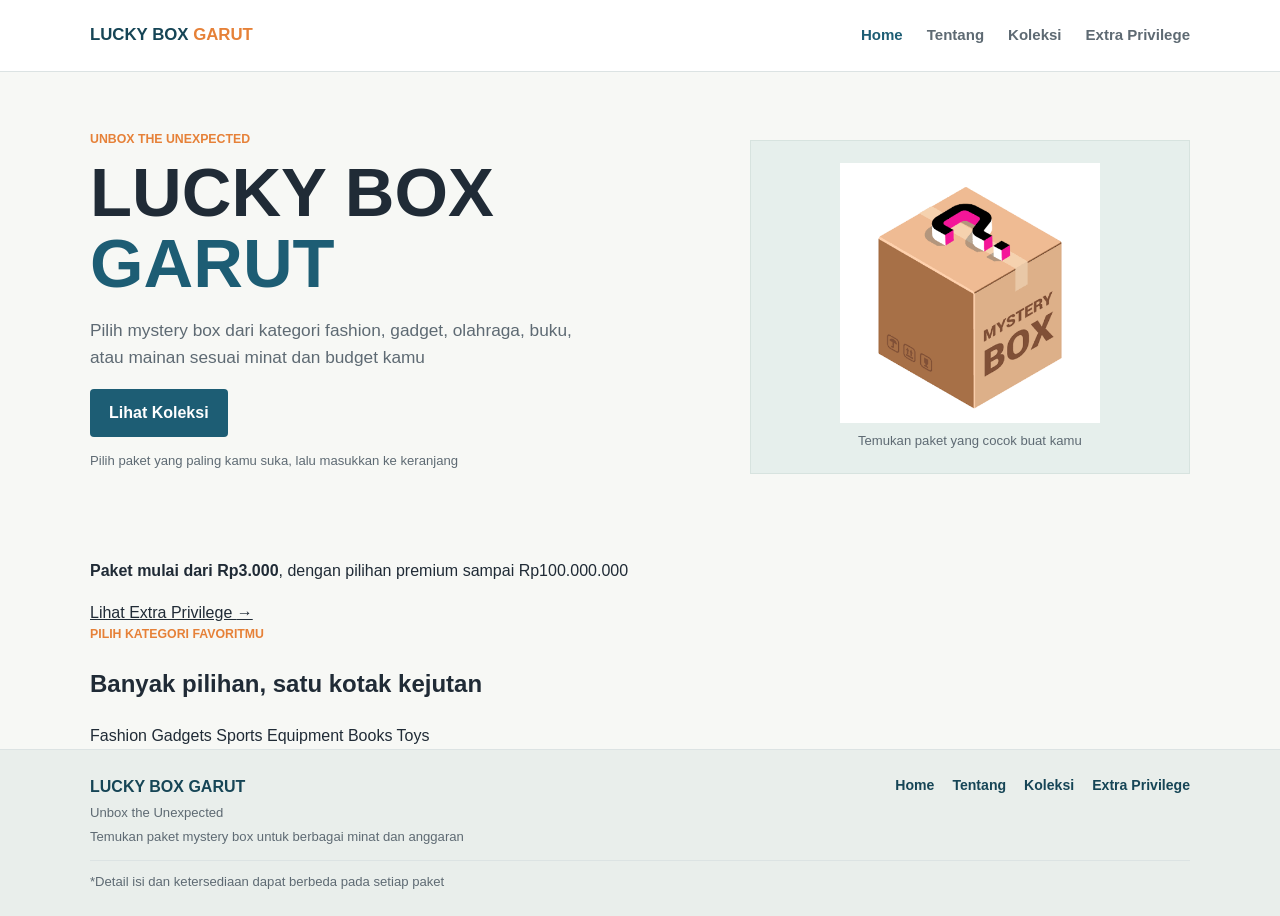
<file: index.html>
<!DOCTYPE html>
<html lang="id">
<head>
  <meta charset="UTF-8">
  <meta name="viewport" content="width=device-width, initial-scale=1.0">
  <title>LUCKY BOX GARUT | Home</title>
  <link rel="stylesheet" href="style.css">
</head>
<body>
  <header class="site-header">
    <a class="brand" href="index.html">LUCKY BOX <span>GARUT</span></a>
    <nav class="main-nav" aria-label="Navigasi utama">
      <a class="active" href="index.html">Home</a>
      <a href="profil.html">Tentang</a>
      <a href="produk.html">Koleksi</a>
      <a href="service.html">Extra Privilege</a>
    </nav>
  </header>

  <main>
    <section class="hero content-width">
      <div class="hero-copy">
        <p class="eyebrow">UNBOX THE UNEXPECTED</p>
        <h1>LUCKY BOX<br><span>GARUT</span></h1>
        <p class="hero-text">Pilih mystery box dari kategori fashion, gadget, olahraga, buku, atau mainan sesuai minat dan budget kamu</p>
        <a class="button button-primary" href="produk.html">Lihat Koleksi</a>
        <p class="small-note">Pilih paket yang paling kamu suka, lalu masukkan ke keranjang</p>
      </div>
      <figure class="hero-image">
        <img src="FOTO%20FOTO/mysterybox50k.jfif" alt="Paket mystery box LUCKY BOX GARUT">
        <figcaption>Temukan paket yang cocok buat kamu</figcaption>
      </figure>
    </section>

    <section class="promo-band">
      <div class="content-width promo-content">
        <p><strong>Paket mulai dari Rp3.000</strong>, dengan pilihan premium sampai Rp100.000.000</p>
        <a href="service.html">Lihat Extra Privilege <span aria-hidden="true">&rarr;</span></a>
      </div>
    </section>

    <section class="content-width home-categories">
      <p class="eyebrow">PILIH KATEGORI FAVORITMU</p>
      <h2>Banyak pilihan, satu kotak kejutan</h2>
      <div class="category-list">
        <span>Fashion </span><span>Gadgets </span><span>Sports Equipment </span><span>Books </span><span>Toys </span>
      </div>
    </section>
  </main>

  <footer class="site-footer">
    <div class="content-width footer-content">
      <div class="footer-brand">
        <strong>LUCKY BOX GARUT</strong>
        <p>Unbox the Unexpected</p>
        <p>Temukan paket mystery box untuk berbagai minat dan anggaran</p>
      </div>
      <nav class="footer-nav" aria-label="Navigasi footer">
        <a href="home.html">Home</a><a href="profil.html">Tentang</a><a href="produk.html">Koleksi</a><a href="service.html">Extra Privilege</a>
      </nav>
      <p class="footer-note">*Detail isi dan ketersediaan dapat berbeda pada setiap paket</p>
    </div>
  </footer>
</body>
</html>
</file>
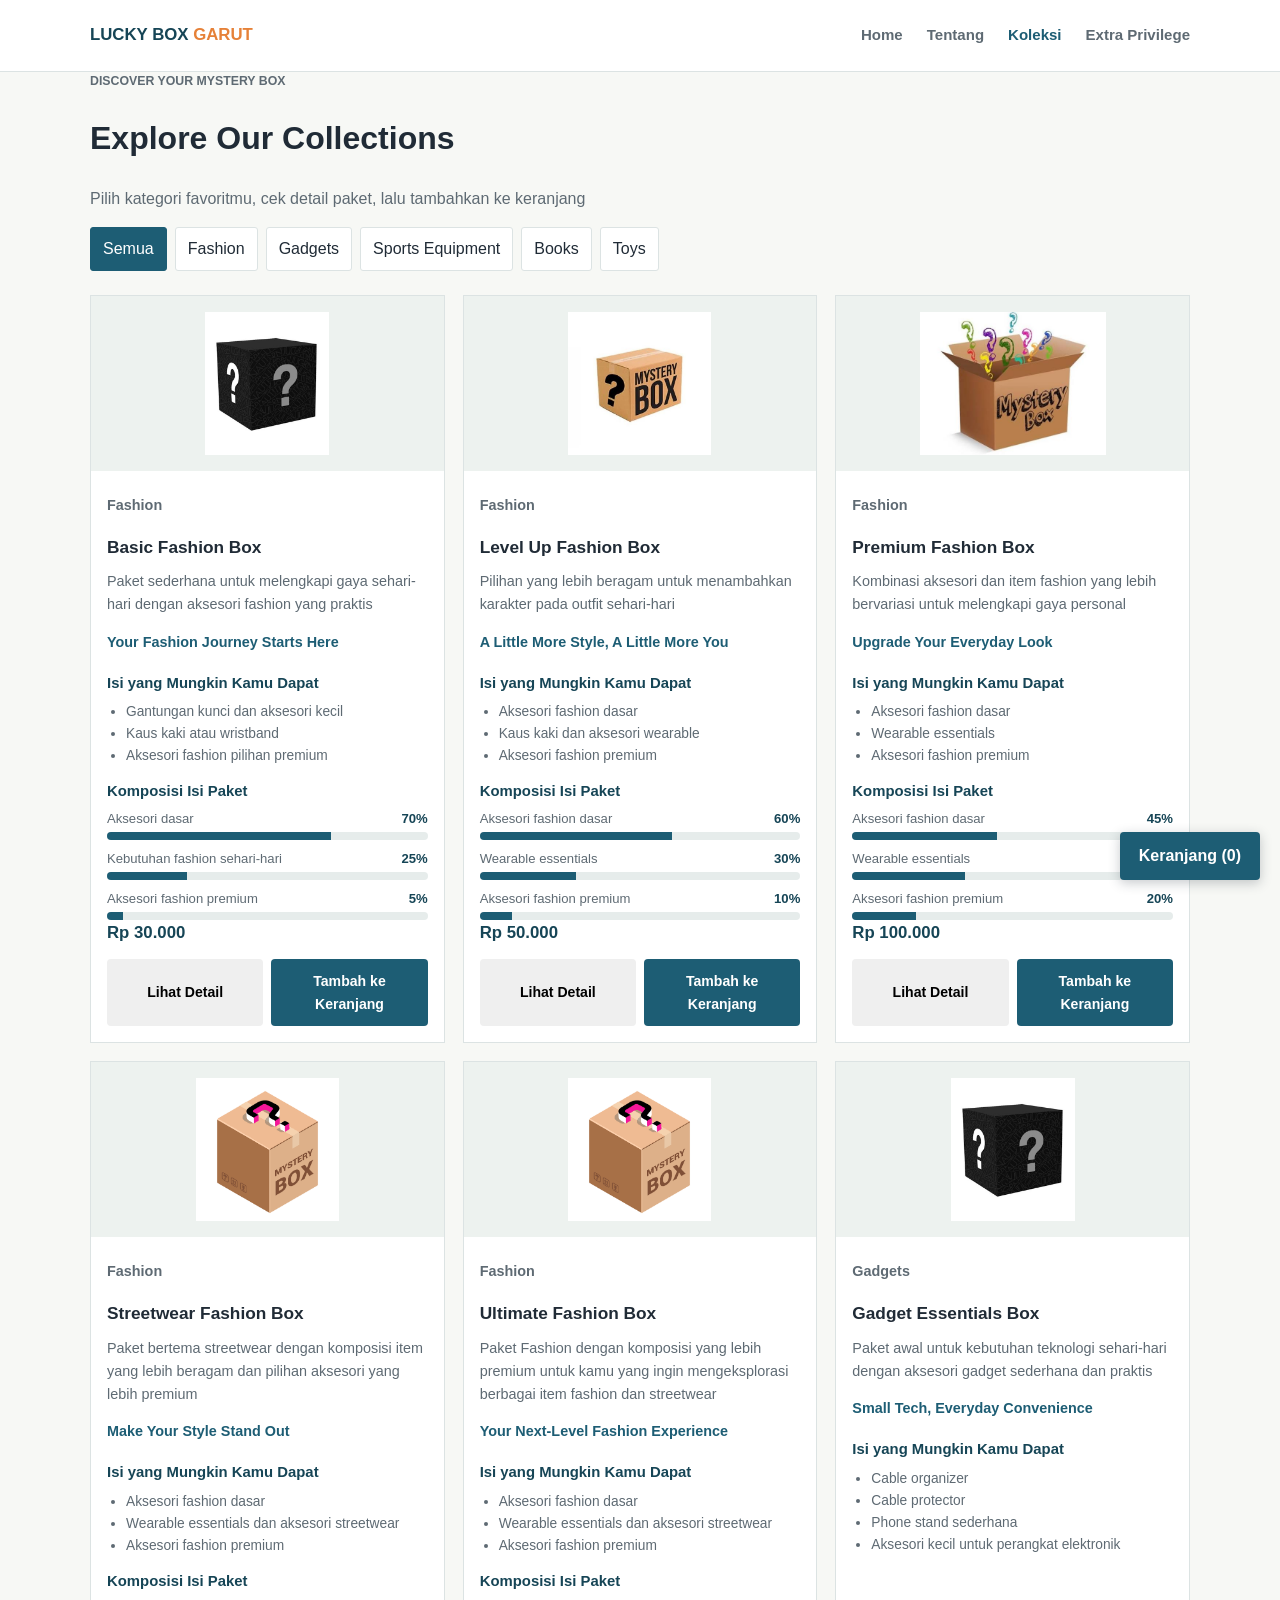
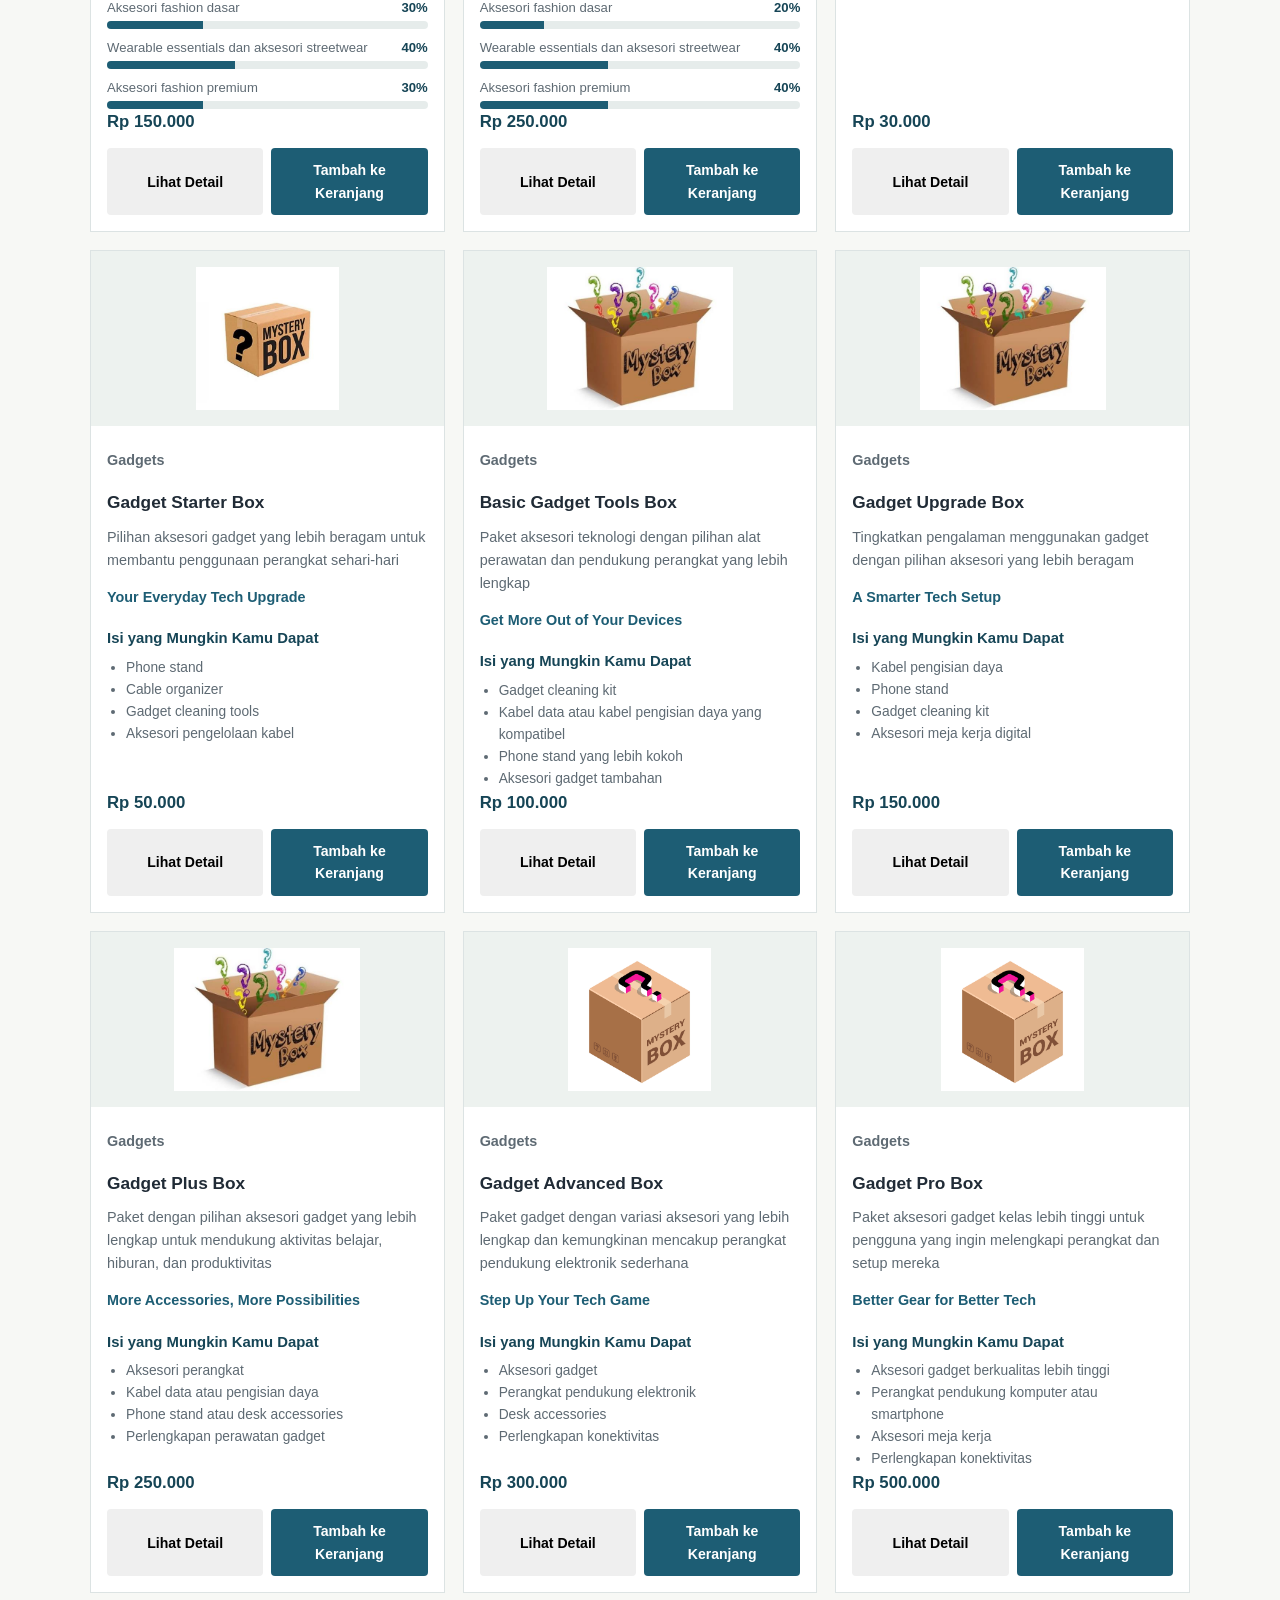
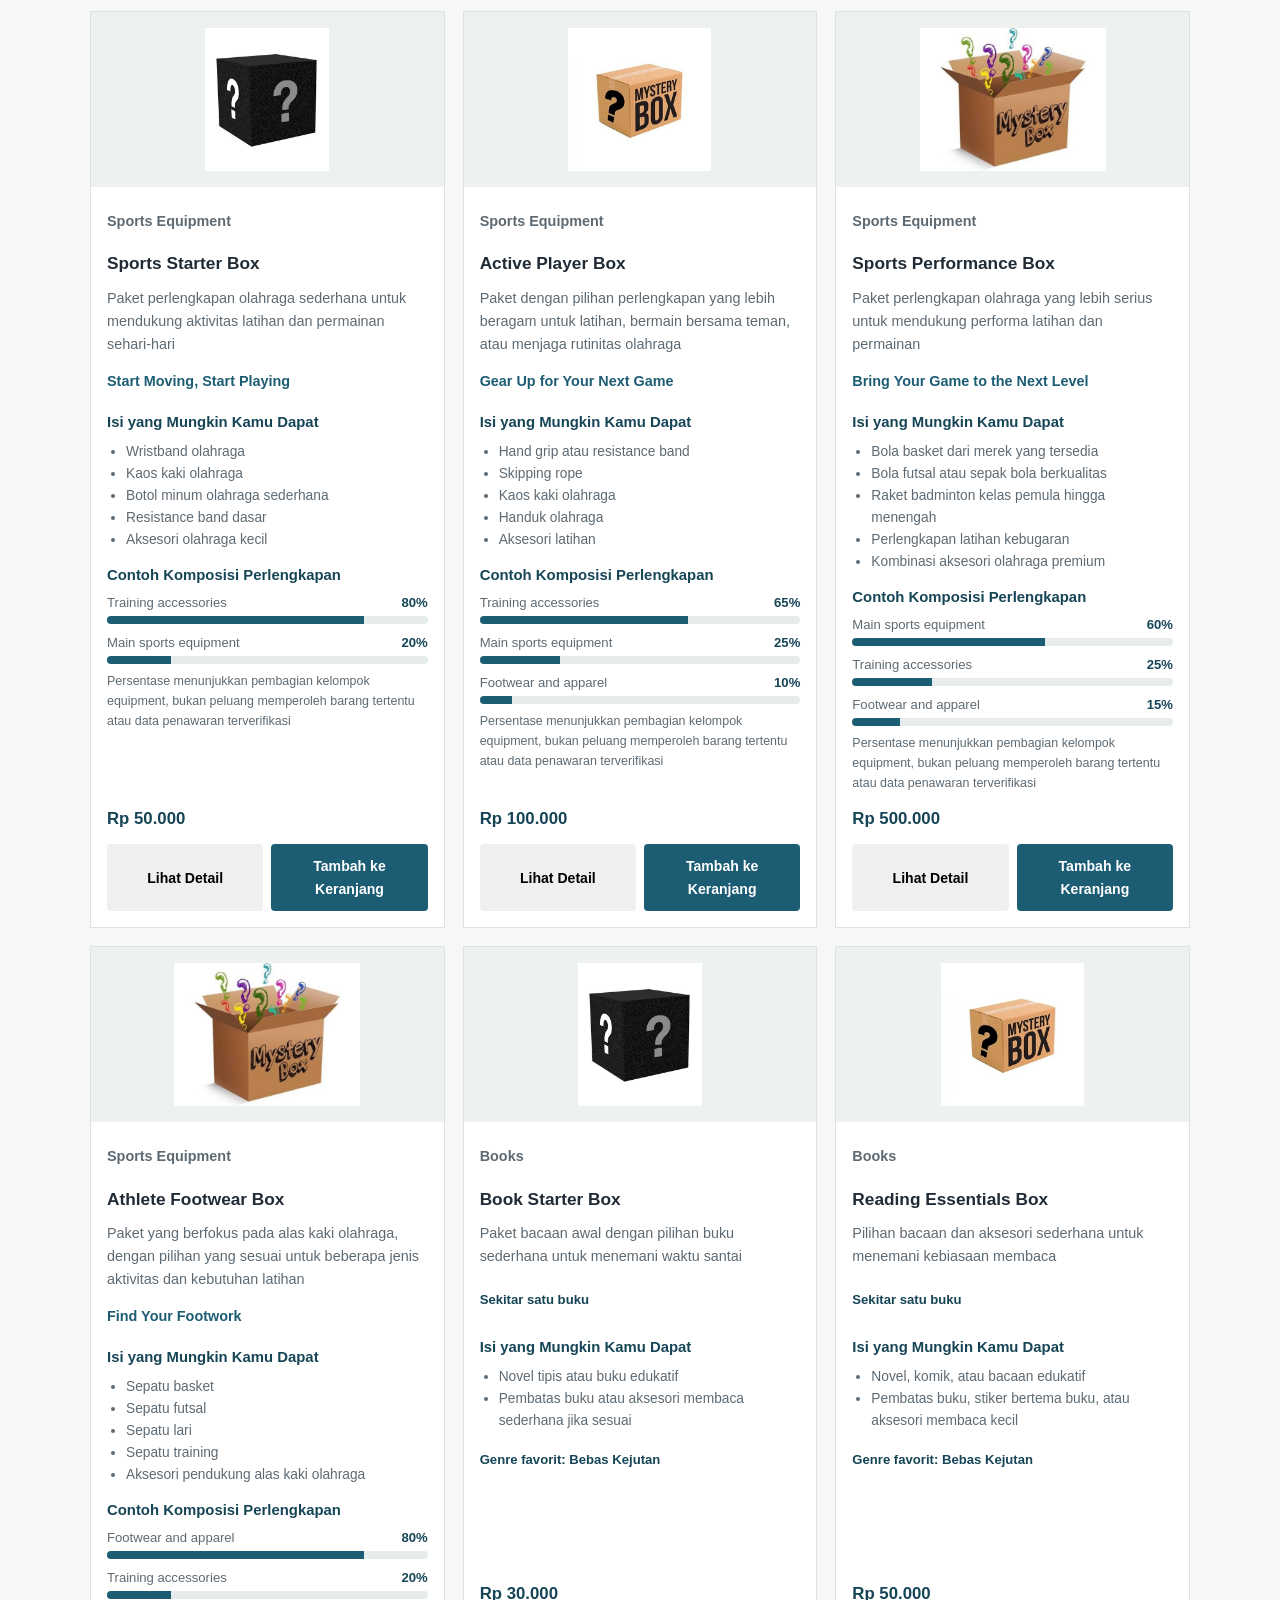
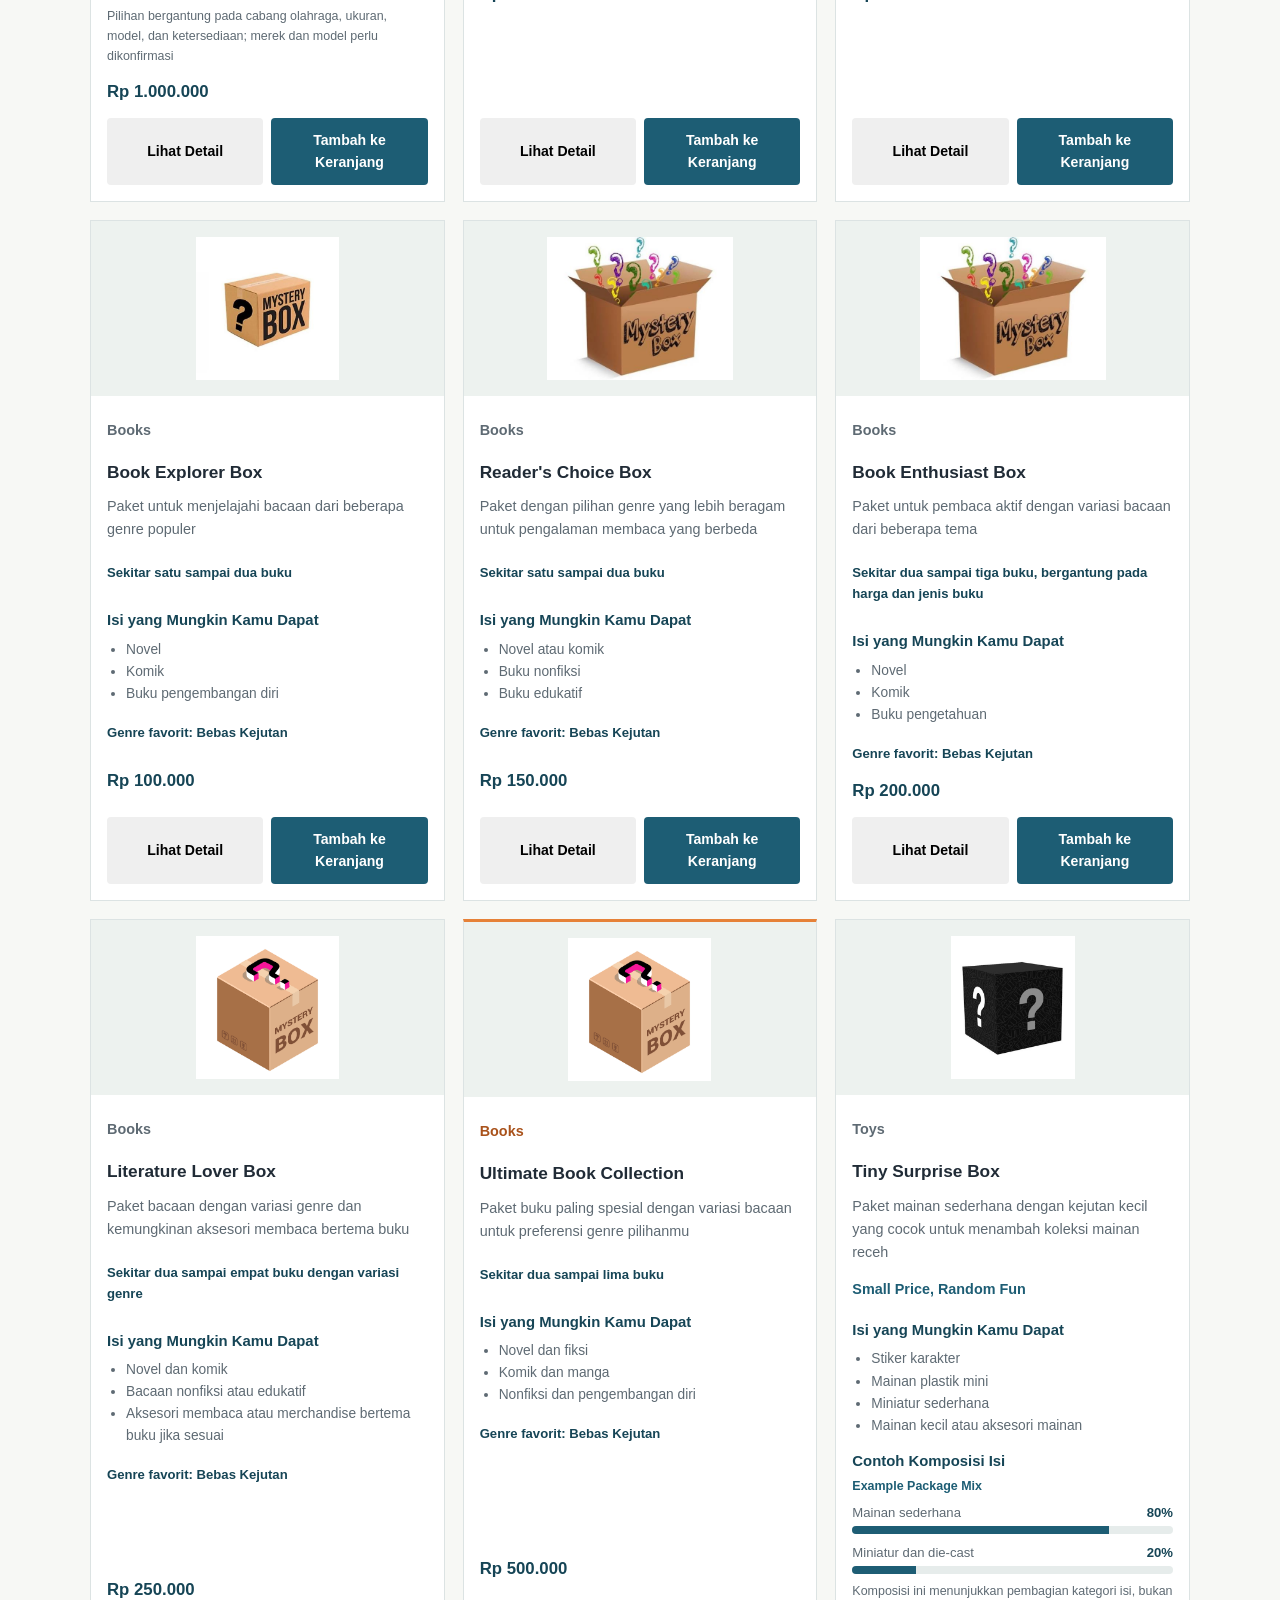
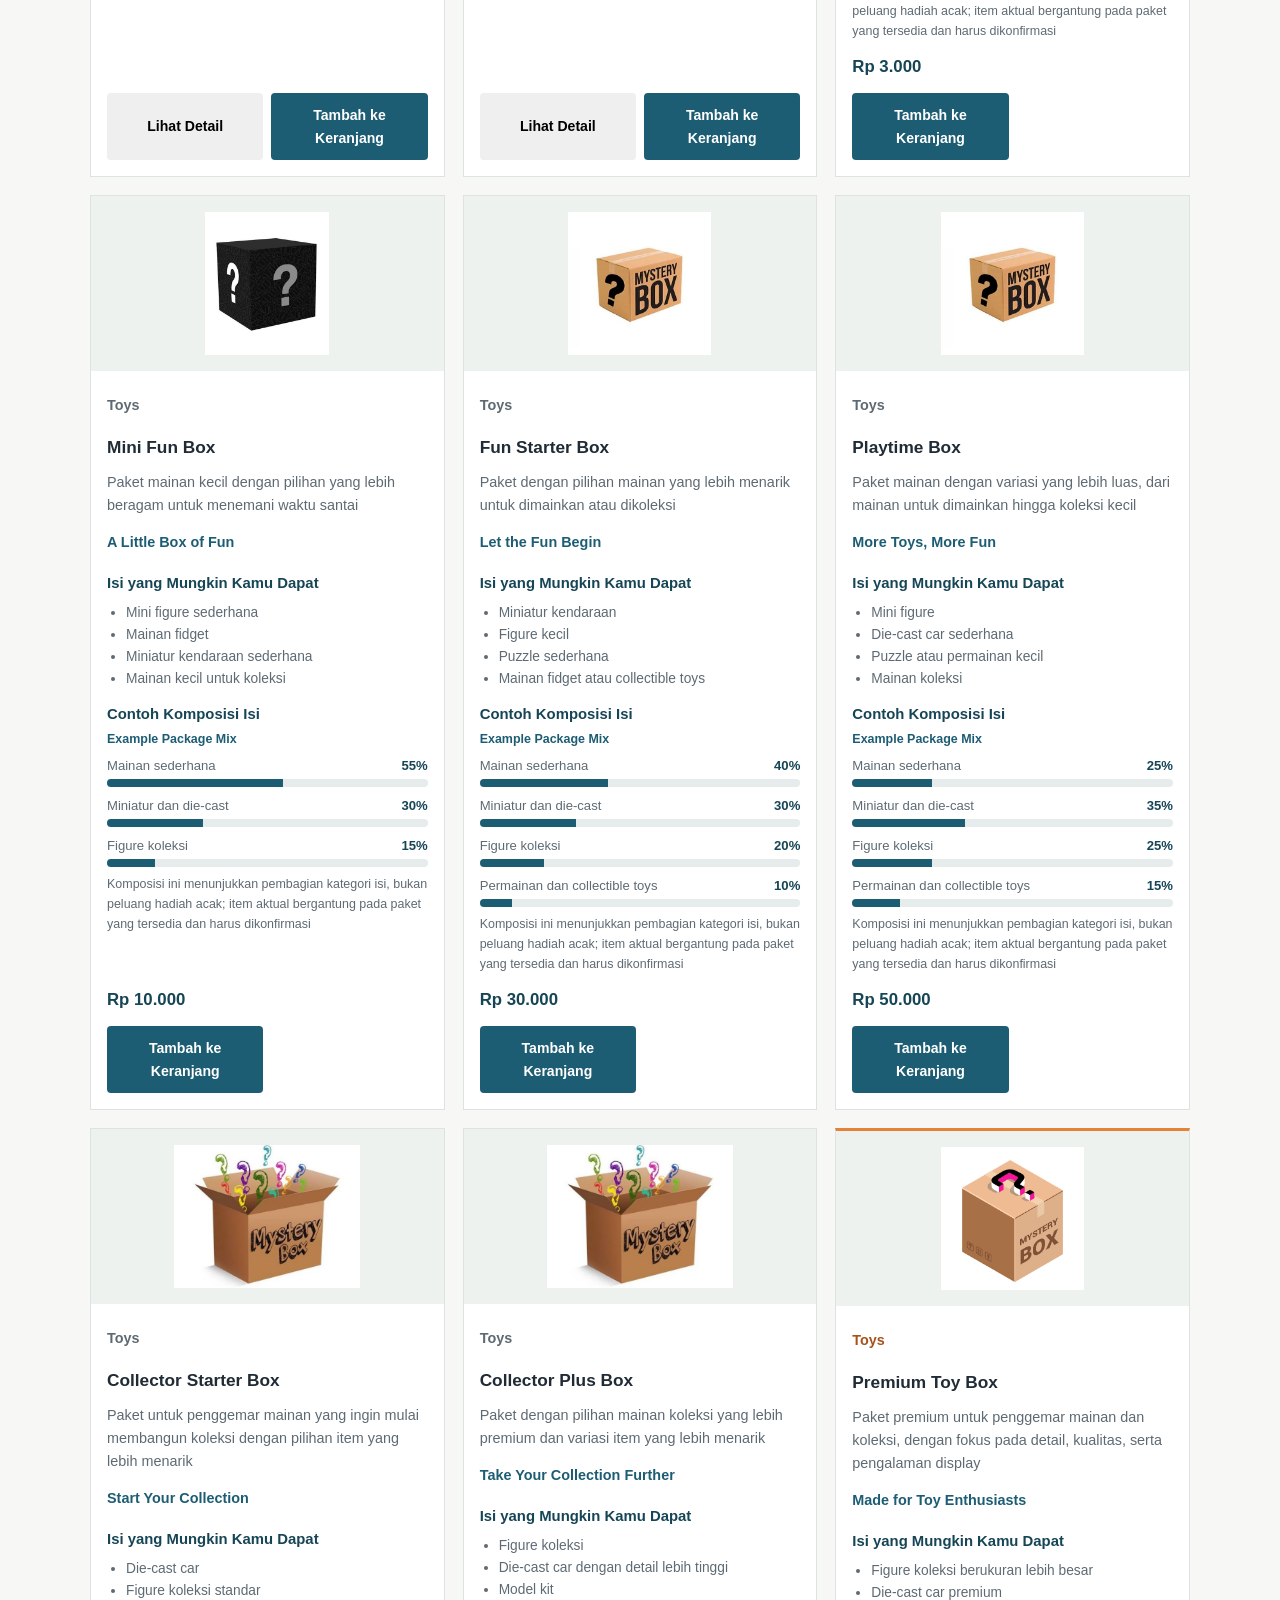
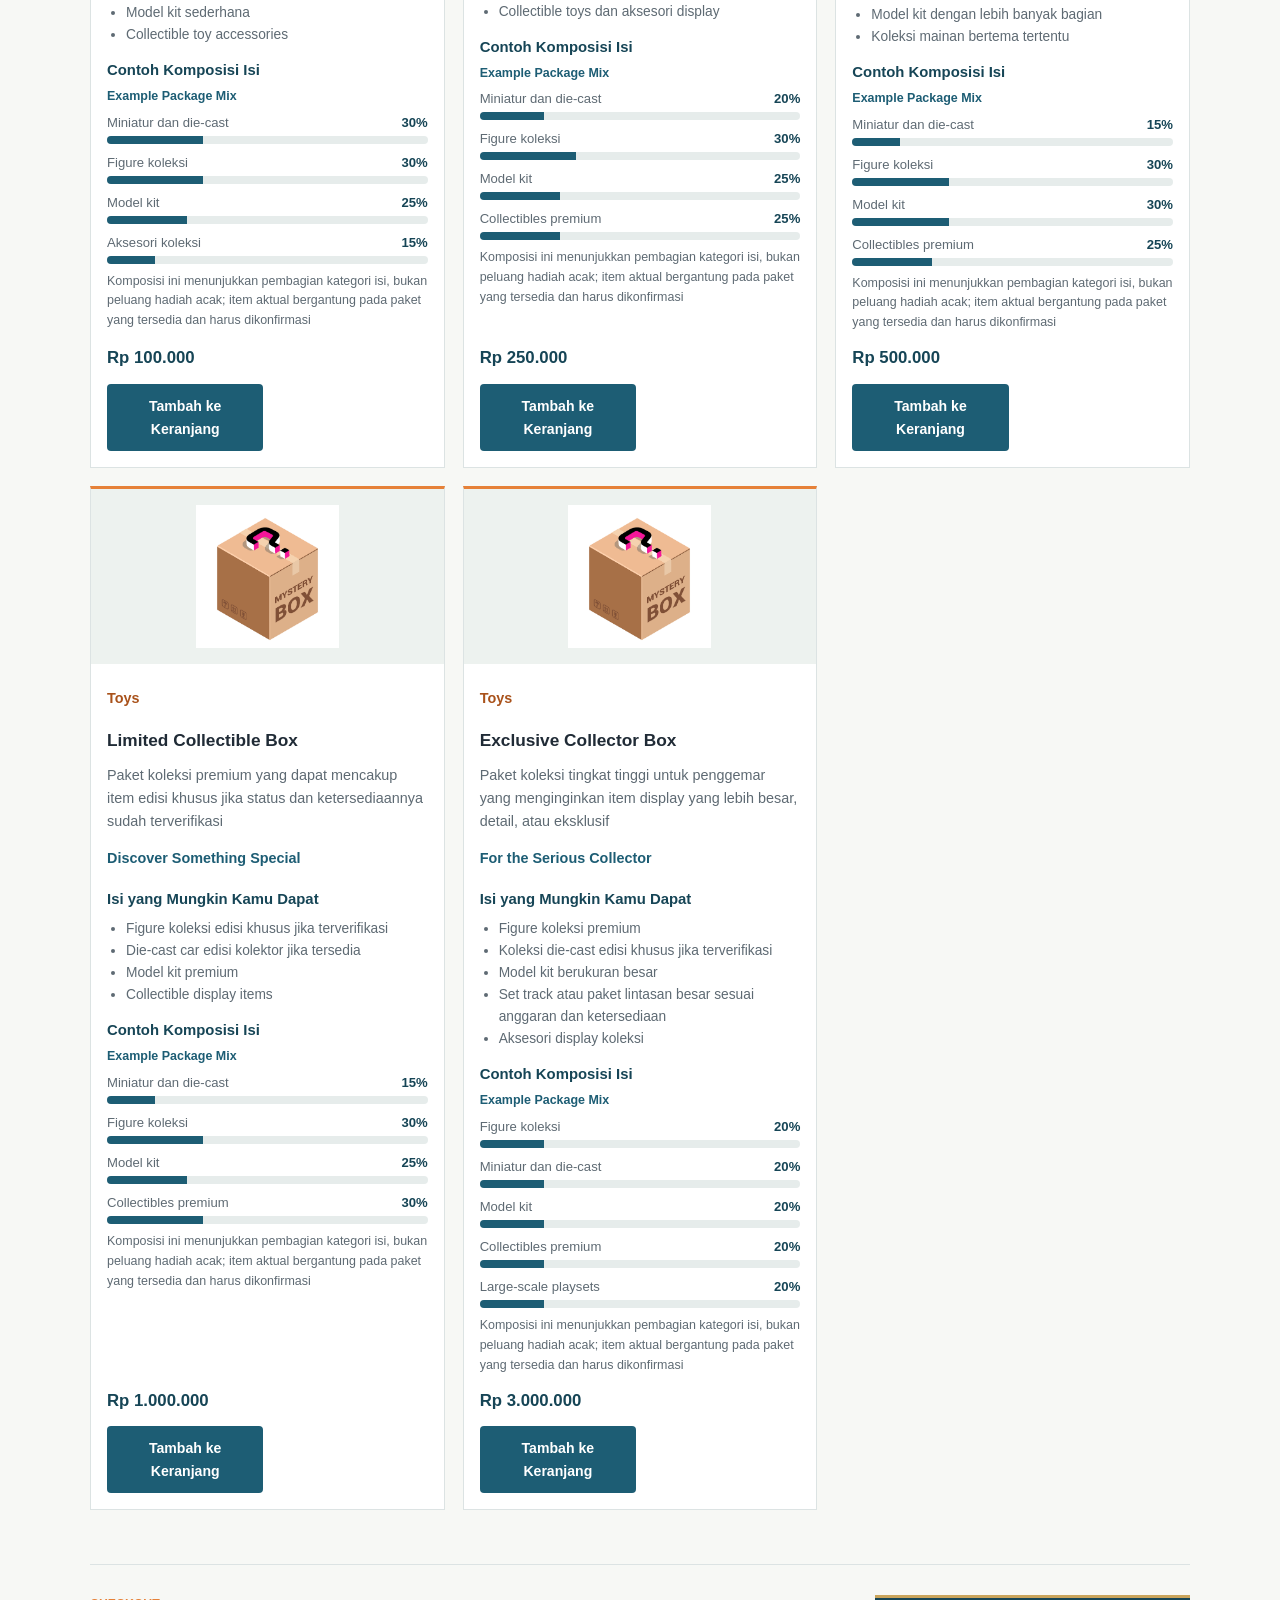
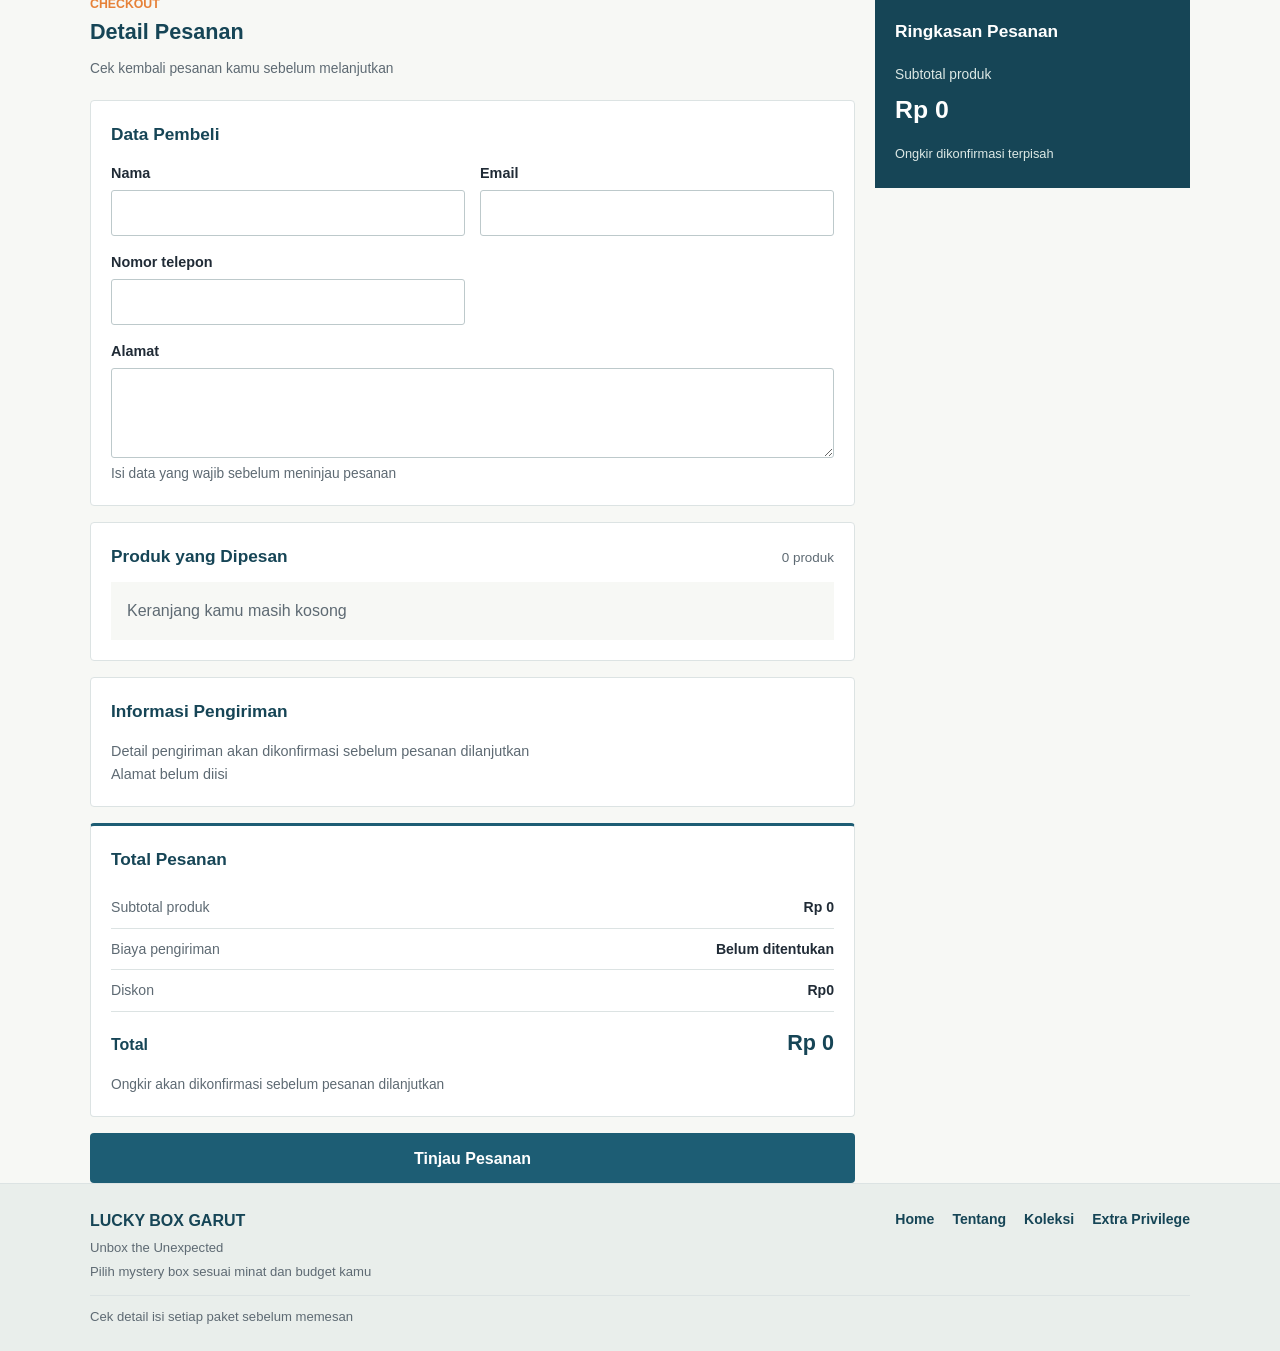
<file: produk.html>
<!DOCTYPE html>
<html lang="id">
<head>
    <meta charset="UTF-8">
    <meta name="viewport" content="width=device-width, initial-scale=1.0">
    <title>LUCKY BOX GARUT | Collections</title>
    <link rel="stylesheet" href="style.css">
    <script src="script.js" defer></script>
</head>
<body>
    <header class="site-header">
        <a class="brand" href="home.html">LUCKY BOX <span>GARUT</span></a>
        <nav class="main-nav" aria-label="Navigasi utama">
            <a href="home.html">Home</a><a href="profil.html">Tentang</a>
            <a class="active" href="produk.html">Koleksi</a><a href="service.html">Extra Privilege</a>
        </nav>
    </header>

    <main class="content-width page-main">
        <div class="page-heading">
            <p class="eyebrow">DISCOVER YOUR MYSTERY BOX</p>
            <h1>Explore Our Collections</h1>
            <p>Pilih kategori favoritmu, cek detail paket, lalu tambahkan ke keranjang</p>
        </div>
        <div class="filter-list" aria-label="Filter kategori">
            <button class="filter-button selected" type="button" data-category="Semua">Semua</button>
            <button class="filter-button" type="button" data-category="Fashion">Fashion</button>
            <button class="filter-button" type="button" data-category="Gadgets">Gadgets</button>
            <button class="filter-button" type="button" data-category="Sports Equipment">Sports Equipment</button>
            <button class="filter-button" type="button" data-category="Books">Books</button>
            <button class="filter-button" type="button" data-category="Toys">Toys</button>
        </div>
        <section id="fashion-heading" class="fashion-heading" hidden>
            <h2>Fashion You Might Wear</h2>
            <p>Temukan aksesori dan item fashion buat melengkapi gaya sehari-hari</p>
            <p class="composition-note">Komposisi menunjukkan pembagian kelompok contoh isi, bukan peluang mendapat item tertentu</p>
        </section>
        <section id="gadgets-heading" class="gadgets-heading" hidden>
            <h2>Gadgets You Might Need</h2>
            <p class="category-slogan">High risk, high tech, worth every single box</p>
            <p>Pilih paket gadgets untuk kebutuhan harian sampai perlengkapan gaming</p>
            <p class="composition-note">Persentase menunjukkan pembagian contoh isi, bukan peluang mendapat perangkat tertentu</p>
        </section>
        <section id="toys-heading" class="toys-heading" hidden>
            <h2>Toys You Might Love</h2>
            <p class="category-slogan">From Little Surprises to Legendary Collectibles</p>
            <p>Temukan mainan, figure, miniatur, dan koleksi untuk berbagai budget</p>
            <p class="composition-note">Persentase menunjukkan pembagian contoh isi, bukan peluang mendapat item tertentu</p>
        </section>
        <section id="sports-heading" class="sports-heading" hidden>
            <h2>Sports Gear You Might Need</h2>
            <p class="category-slogan">From Your First Game to Your Ultimate Training Setup</p>
            <p>Pilih perlengkapan untuk olahraga dan latihan favoritmu</p>
            <p class="composition-note">Pilihan ukuran, perlengkapan, dan ongkir dibahas sebelum pesanan dilanjutkan</p>
        </section>
        <section id="books-heading" class="books-heading" hidden>
            <h2>Books You Might Love</h2>
            <p class="category-slogan">From Your Next Favorite Story to a Whole New World of Knowledge</p>
            <p>Temukan kejutan menarik dari dunia buku, mulai dari novel, komik, buku pengembangan diri, hingga berbagai bacaan edukatif; pilih paket sesuai budget dan preferensi genre kamu, lalu temukan bacaan baru yang mungkin menjadi favoritmu</p>
            <p class="composition-note">Pilih genre yang kamu suka; judul dan edisi bukunya tetap menjadi kejutan</p>
        </section>
        <section id="product-grid" class="product-grid" aria-live="polite"></section>

        <dialog id="book-details-dialog" class="book-details-dialog" aria-labelledby="book-dialog-title">
            <div class="book-dialog-header">
                <h2 id="book-dialog-title">Rincian Buku</h2>
                <button id="book-dialog-close" class="button button-secondary button-small" type="button">Tutup</button>
            </div>
            <div id="book-detail-content"></div>
            <fieldset id="book-genre-options" class="book-genre-options">
                <legend>Pilih Genre Favoritmu</legend>
                <div class="genre-choice-list"></div>
            </fieldset>
            <p class="book-genre-note">Genre jadi panduan pilihan, bukan jaminan judul atau edisi tertentu</p>
            <button id="book-dialog-add" class="button button-primary" type="button">Tambah ke Keranjang</button>
        </dialog>

        <dialog id="product-details-dialog" class="book-details-dialog" aria-labelledby="product-dialog-title">
            <div class="book-dialog-header">
                <h2 id="product-dialog-title">Rincian Produk</h2>
                <button id="product-dialog-close" class="button button-secondary button-small" type="button">Tutup</button>
            </div>
            <div id="product-detail-content"></div>
        </dialog>

        <section class="order-section" id="pesan">
            <div id="checkout-shell" class="checkout-layout">
                <form id="order-form" class="checkout-form">
                    <header class="checkout-heading">
                        <p class="eyebrow">CHECKOUT</p>
                        <h2>Detail Pesanan</h2>
                        <p>Cek kembali pesanan kamu sebelum melanjutkan</p>
                    </header>
                    <section class="checkout-card">
                        <h3>Data Pembeli</h3>
                        <div class="form-layout">
                            <div class="form-field">
                                <label for="customer-name">Nama</label>
                                <input id="customer-name" name="name" autocomplete="name" required>
                            </div>
                            <div class="form-field">
                                <label for="customer-email">Email</label>
                                <input id="customer-email" name="email" type="email" autocomplete="email" required>
                            </div>
                            <div class="form-field">
                                <label for="customer-phone">Nomor telepon</label>
                                <input id="customer-phone" name="phone" type="tel" autocomplete="tel" required>
                            </div>
                            <div class="form-field full-width">
                                <label for="customer-address">Alamat</label>
                                <textarea id="customer-address" name="address" autocomplete="street-address" required></textarea>
                            </div>
                        </div>
                        <p id="customer-info-hint" class="checkout-hint">Isi data yang wajib sebelum meninjau pesanan</p>
                    </section>

                    <section class="checkout-card">
                        <div class="checkout-section-heading">
                            <h3>Produk yang Dipesan</h3>
                            <span id="checkout-item-count">0 produk</span>
                        </div>
                        <div id="checkout-items" class="checkout-items" aria-live="polite">
                            <p class="checkout-empty">Keranjang kamu masih kosong</p>
                        </div>
                    </section>

                    <section class="checkout-card checkout-delivery-card">
                        <h3>Informasi Pengiriman</h3>
                        <p id="checkout-delivery-info" class="checkout-copy">Detail pengiriman akan ditampilkan di sini</p>
                        <p id="checkout-delivery-address" class="delivery-address">Alamat belum diisi</p>
                        <div id="premium-cart-note" class="premium-checkout-note" hidden>
                            <strong>Exclusive Delivery Service</strong>
                            <p>Pesanan premium mendapat penanganan dan pengaturan pengiriman khusus; detailnya akan dikonfirmasi sebelum pesanan dilanjutkan</p>
                        </div>
                    </section>

                    <section id="sports-order-options" class="sports-order-options checkout-card" hidden>
                    <h3>Pilihan Perlengkapan Olahraga</h3>
                    <div class="form-layout">
                        <div class="form-field">
                            <label for="sports-choice">Olahraga yang diminati</label>
                            <select id="sports-choice" name="sports-choice">
                                <option value="">Pilih cabang olahraga</option>
                                <option>Basketball</option>
                                <option>Futsal / Football</option>
                                <option>Badminton</option>
                                <option>Swimming</option>
                                <option>Fitness</option>
                                <option>Running</option>
                                <option>Other Sports</option>
                            </select>
                        </div>
                        <div class="form-field">
                            <label for="equipment-choice">Jenis perlengkapan</label>
                            <select id="equipment-choice" name="equipment-choice">
                                <option value="">Pilih jenis perlengkapan</option>
                                <option>Aksesori latihan</option>
                                <option>Perlengkapan olahraga</option>
                                <option>Sepatu dan pakaian olahraga</option>
                                <option>Alat latihan kekuatan</option>
                                <option>Alat kardio</option>
                                <option>Aksesori gym</option>
                            </select>
                        </div>
                        <div class="form-field">
                            <label for="shoe-size">Ukuran sepatu jika diperlukan</label>
                            <select id="shoe-size" name="shoe-size">
                                <option value="">Belum dipilih</option>
                                <option>Tidak diperlukan</option>
                                <option>36</option><option>37</option><option>38</option><option>39</option>
                                <option>40</option><option>41</option><option>42</option><option>43</option>
                                <option>44</option><option>45</option><option>46</option>
                            </select>
                        </div>
                        <div class="form-field">
                            <label for="sports-budget">Anggaran paket</label>
                            <select id="sports-budget" name="sports-budget">
                                <option value="">Sesuai paket di keranjang</option>
                                <option>Rp50.000</option>
                                <option>Rp100.000</option>
                                <option>Rp500.000</option>
                                <option>Rp1.000.000</option>
                                <option>Rp5.000.000</option>
                                <option>Rp25.000.000</option>
                                <option>Rp100.000.000</option>
                            </select>
                        </div>
                        <div class="form-field full-width">
                            <label for="sports-notes">Catatan tambahan</label>
                            <textarea id="sports-notes" name="sports-notes"></textarea>
                        </div>
                    </div>
                    </section>

                    <section class="checkout-card checkout-price-card">
                        <h3>Total Pesanan</h3>
                        <div class="price-summary-row"><span>Subtotal produk</span><strong id="product-subtotal">Rp0</strong></div>
                        <div class="price-summary-row"><span>Biaya pengiriman</span><strong id="shipping-cost">Belum ditentukan</strong></div>
                        <div class="price-summary-row"><span>Diskon</span><strong id="discount-total">Rp0</strong></div>
                        <div class="price-summary-row price-total"><span>Total</span><strong id="order-total">Rp0</strong></div>
                        <p class="checkout-hint">Ongkir akan dikonfirmasi sebelum pesanan dilanjutkan</p>
                    </section>

                    <p id="checkout-error" class="checkout-error" role="alert" hidden></p>
                    <button class="button button-primary checkout-review-button" type="submit">Tinjau Pesanan</button>
                </form>

                <aside class="checkout-aside">
                    <h3>Ringkasan Pesanan</h3>
                    <p>Subtotal produk</p>
                    <strong id="checkout-aside-total">Rp0</strong>
                    <p class="checkout-hint">Ongkir dikonfirmasi terpisah</p>
                </aside>
            </div>

            <section id="order-success" class="order-success" hidden>
                <div class="success-mark" aria-hidden="true">&#10003;</div>
                <p class="eyebrow">PESANAN DIBUAT</p>
                <h2>Pemesanan Berhasil!</h2>
                <p>Terima kasih sudah memilih LUCKY BOX GARUT! Pesanan kamu berhasil dibuat. Berikut detail pesanan kamu.</p>
                <div class="success-summary">
                    <div><span>Nomor pesanan</span><strong id="success-order-number"></strong></div>
                    <div><span>Nama pembeli</span><strong id="success-customer-name"></strong></div>
                    <div><span>Email</span><strong id="success-customer-email"></strong></div>
                    <div><span>Nomor telepon</span><strong id="success-customer-phone"></strong></div>
                    <div><span>Alamat pengiriman</span><strong id="success-customer-address"></strong></div>
                    <div><span>Total pesanan</span><strong id="success-order-total"></strong></div>
                    <div><span>Status pesanan</span><strong id="success-order-status">Pesanan Dibuat</strong></div>
                </div>
                <p id="success-delivery-info" class="checkout-hint"></p>
                <div id="success-order-items" class="success-order-details"></div>
                <div id="success-order-details" class="success-order-details" hidden></div>
                <div class="success-actions">
                    <button id="view-order-details" class="button button-secondary" type="button">Lihat Detail Pesanan</button>
                    <a class="button button-primary" href="produk.html">Belanja Lagi</a>
                    <a class="button button-secondary" href="home.html">Kembali ke Home</a>
                </div>
            </section>
        </section>
    </main>

    <button id="cart-toggle" class="button button-primary cart-toggle" type="button" aria-expanded="false">Keranjang (<span id="cart-count">0</span>)</button>
    <aside id="cart-panel" class="cart-panel" aria-label="Keranjang Belanja" hidden>
        <h2>Keranjang Belanja</h2>
        <div id="cart-items"><p>Keranjang kamu masih kosong</p></div>
        <p class="cart-total">Subtotal: <span id="cart-total">Rp0</span></p>
        <a class="button button-secondary button-small" href="produk.html">Belanja Lagi</a>
        <a class="button button-primary button-small cart-checkout-link" href="#pesan">Lanjut ke Pemesanan</a>
    </aside>

    <dialog id="order-review-dialog" class="order-review-dialog" aria-labelledby="review-order-title">
        <h2 id="review-order-title">Tinjau Pesanan</h2>
        <p>Cek kembali data pembeli, produk, dan alamat sebelum konfirmasi</p>
        <div id="review-order-content" class="review-order-content"></div>
        <p class="checkout-hint">Konfirmasi akan membuat pesanan dengan status Pesanan Dibuat</p>
        <div class="review-order-actions">
            <button id="edit-order" class="button button-secondary" type="button">Ubah Data</button>
            <button id="confirm-order" class="button button-primary" type="button">Konfirmasi Pesanan</button>
        </div>
    </dialog>

    <footer class="site-footer"><div class="content-width footer-content"><div class="footer-brand"><strong>LUCKY BOX GARUT</strong><p>Unbox the Unexpected</p><p>Pilih mystery box sesuai minat dan budget kamu</p></div><nav class="footer-nav" aria-label="Navigasi footer"><a href="home.html">Home</a><a href="profil.html">Tentang</a><a href="produk.html">Koleksi</a><a href="service.html">Extra Privilege</a></nav><p class="footer-note">Cek detail isi setiap paket sebelum memesan</p></div></footer>
</body>
</html>
</file>
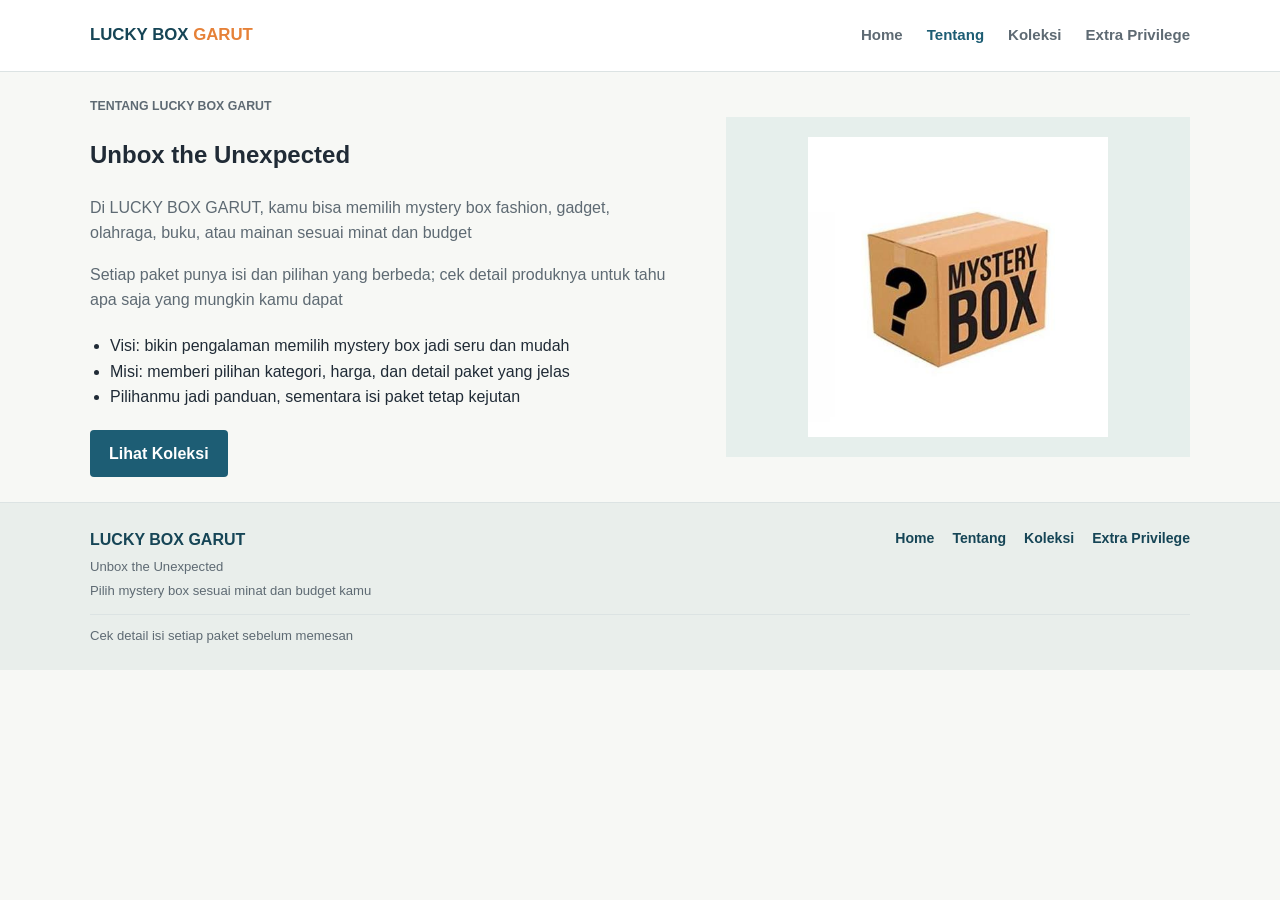
<file: profil.html>
<!DOCTYPE html>
<html lang="id">
<head>
    <meta charset="UTF-8">
    <meta name="viewport" content="width=device-width, initial-scale=1.0">
    <title>About | LUCKY BOX GARUT</title>
    <link rel="stylesheet" href="style.css">
</head>
<body>
    <header class="site-header">
        <a class="brand" href="home.html">LUCKY BOX <span>GARUT</span></a>
        <nav class="main-nav" aria-label="Navigasi utama">
            <a href="home.html">Home</a><a class="active" href="profil.html">Tentang</a>
            <a href="produk.html">Koleksi</a><a href="service.html">Extra Privilege</a>
        </nav>
    </header>
    <main class="content-width page-main">
        <section class="about-layout">
            <div class="about-copy">
                <p class="eyebrow">TENTANG LUCKY BOX GARUT</p>
                <h1>Unbox the Unexpected</h1>
                <p>Di LUCKY BOX GARUT, kamu bisa memilih mystery box fashion, gadget, olahraga, buku, atau mainan sesuai minat dan budget</p>
                <p>Setiap paket punya isi dan pilihan yang berbeda; cek detail produknya untuk tahu apa saja yang mungkin kamu dapat</p>
                <ul class="about-points">
                    <li>Visi: bikin pengalaman memilih mystery box jadi seru dan mudah</li>
                    <li>Misi: memberi pilihan kategori, harga, dan detail paket yang jelas</li>
                    <li>Pilihanmu jadi panduan, sementara isi paket tetap kejutan</li>
                </ul>
                <a class="button button-primary" href="produk.html">Lihat Koleksi</a>
            </div>
            <img class="about-image" src="FOTO%20FOTO/mysterybox20k.jfif" alt="Paket mystery box LUCKY BOX GARUT">
        </section>
    </main>
    <footer class="site-footer"><div class="content-width footer-content"><div class="footer-brand"><strong>LUCKY BOX GARUT</strong><p>Unbox the Unexpected</p><p>Pilih mystery box sesuai minat dan budget kamu</p></div><nav class="footer-nav" aria-label="Navigasi footer"><a href="home.html">Home</a><a href="profil.html">Tentang</a><a href="produk.html">Koleksi</a><a href="service.html">Extra Privilege</a></nav><p class="footer-note">Cek detail isi setiap paket sebelum memesan</p></div></footer>
</body>
</html>
</file>
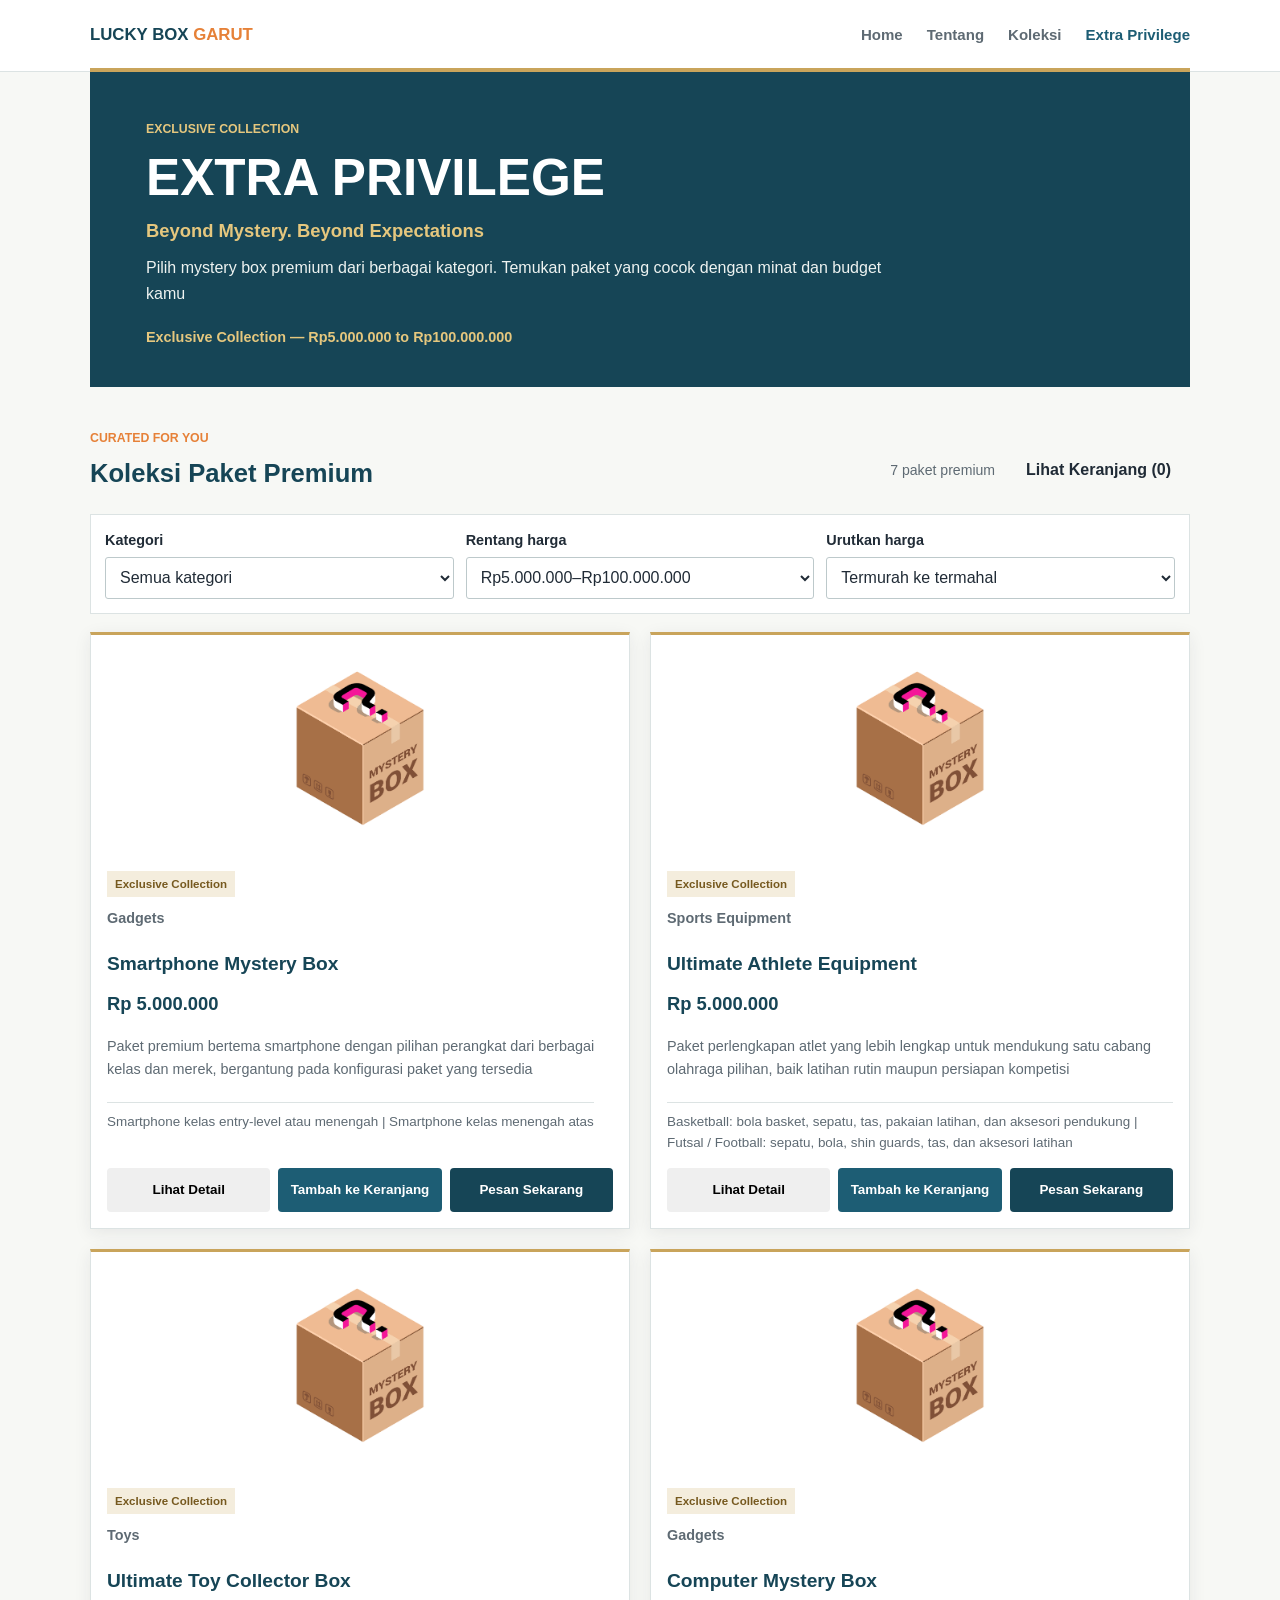
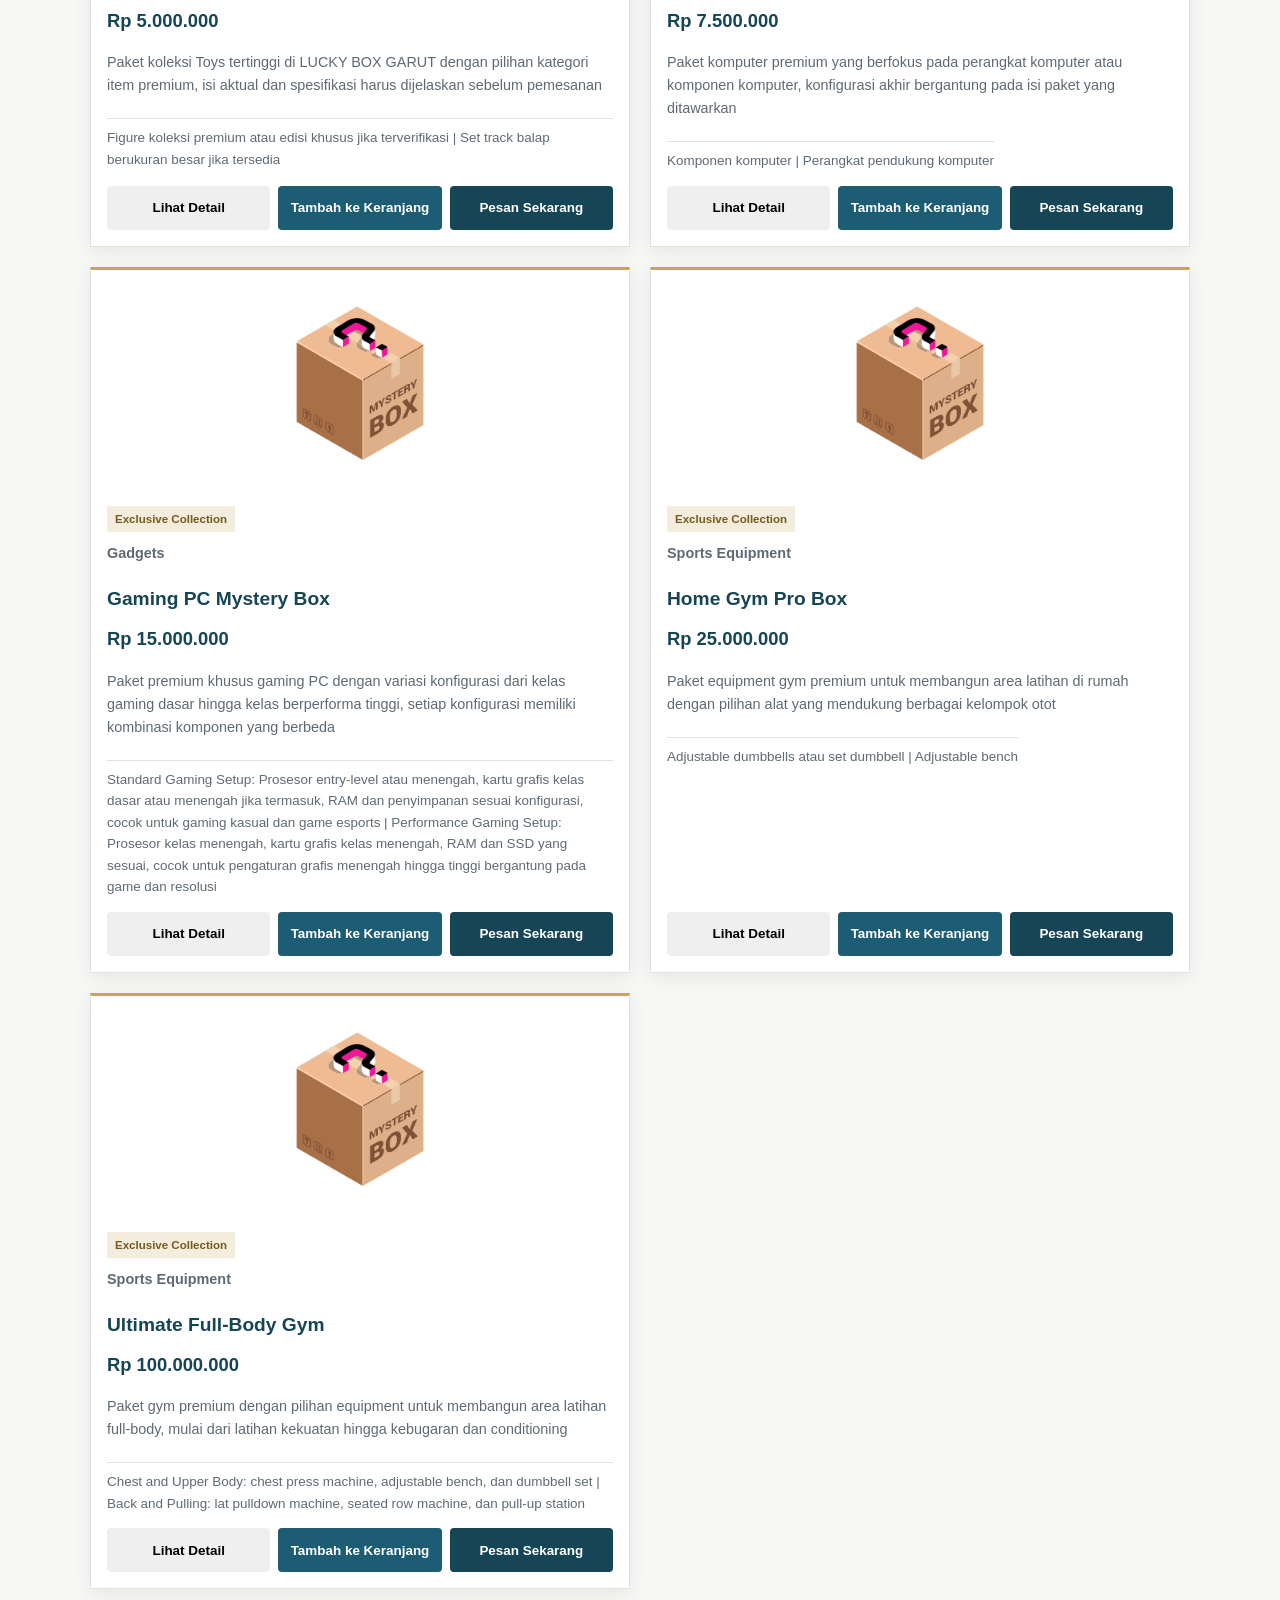
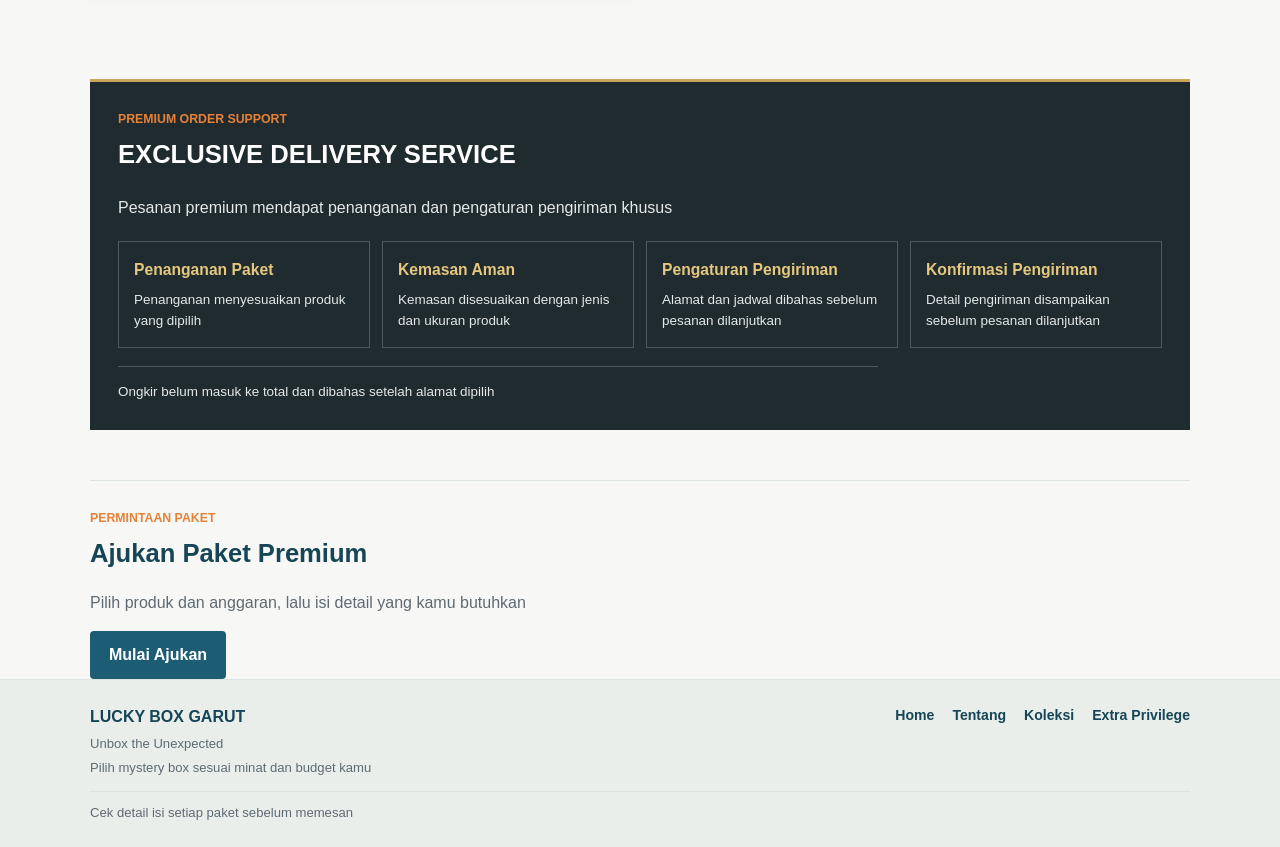
<file: service.html>
<!DOCTYPE html>
<html lang="id">
<head>
    <meta charset="UTF-8">
    <meta name="viewport" content="width=device-width, initial-scale=1.0">
    <title>Extra Privilege | LUCKY BOX GARUT</title>
    <link rel="stylesheet" href="style.css">
    <script src="script.js" defer></script>
</head>
<body>
    <header class="site-header">
        <a class="brand" href="home.html">LUCKY BOX <span>GARUT</span></a>
        <nav class="main-nav" aria-label="Navigasi utama">
            <a href="home.html">Home</a><a href="profil.html">Tentang</a>
            <a href="produk.html">Koleksi</a><a class="active" href="service.html">Extra Privilege</a>
        </nav>
    </header>
    <main class="content-width page-main premium-page">
        <section class="privilege-hero">
            <p class="eyebrow">EXCLUSIVE COLLECTION</p>
            <h1>EXTRA PRIVILEGE</h1>
            <p class="privilege-tagline">Beyond Mystery. Beyond Expectations</p>
            <p>Pilih mystery box premium dari berbagai kategori. Temukan paket yang cocok dengan minat dan budget kamu</p>
            <strong class="privilege-range">Exclusive Collection — Rp5.000.000 to Rp100.000.000</strong>
        </section>

        <section class="premium-catalog" aria-label="Extra Privilege collection">
            <div class="premium-section-heading">
                <div>
                    <p class="eyebrow">CURATED FOR YOU</p>
                    <h2>Koleksi Paket Premium</h2>
                </div>
                <div class="premium-collection-actions">
                    <p id="premium-result-count" class="premium-result-count" aria-live="polite"></p>
                    <a class="button button-secondary button-small" href="produk.html#pesan">Lihat Keranjang (<span id="premium-cart-count">0</span>)</a>
                </div>
            </div>
            <div class="premium-filters">
                <div class="form-field">
                    <label for="premium-filter-category">Kategori</label>
                    <select id="premium-filter-category"><option value="all">Semua kategori</option></select>
                </div>
                <div class="form-field">
                    <label for="premium-filter-price">Rentang harga</label>
                    <select id="premium-filter-price">
                        <option value="all">Rp5.000.000–Rp100.000.000</option>
                        <option value="5-15">Rp5.000.000–Rp15.000.000</option>
                        <option value="15-50">Rp15.000.000–Rp50.000.000</option>
                        <option value="50-100">Rp50.000.000–Rp100.000.000</option>
                    </select>
                </div>
                <div class="form-field">
                    <label for="premium-sort">Urutkan harga</label>
                    <select id="premium-sort">
                        <option value="low-high">Termurah ke termahal</option>
                        <option value="high-low">Termahal ke termurah</option>
                    </select>
                </div>
            </div>
            <section id="premium-product-grid" class="premium-grid" aria-live="polite"></section>
            <p id="premium-cart-status" class="premium-cart-status" role="status" aria-live="polite"></p>
            <p id="premium-empty-state" class="premium-empty-state" hidden>Belum ada paket di pilihan ini</p>
        </section>

        <section class="exclusive-delivery">
            <div class="premium-section-heading">
                <div>
                    <p class="eyebrow">PREMIUM ORDER SUPPORT</p>
                    <h2>EXCLUSIVE DELIVERY SERVICE</h2>
                </div>
            </div>
            <p>Pesanan premium mendapat penanganan dan pengaturan pengiriman khusus</p>
            <div class="delivery-grid">
                <article><h3>Penanganan Paket</h3><p>Penanganan menyesuaikan produk yang dipilih</p></article>
                <article><h3>Kemasan Aman</h3><p>Kemasan disesuaikan dengan jenis dan ukuran produk</p></article>
                <article><h3>Pengaturan Pengiriman</h3><p>Alamat dan jadwal dibahas sebelum pesanan dilanjutkan</p></article>
                <article><h3>Konfirmasi Pengiriman</h3><p>Detail pengiriman disampaikan sebelum pesanan dilanjutkan</p></article>
            </div>
            <p class="delivery-disclaimer">Ongkir belum masuk ke total dan dibahas setelah alamat dipilih</p>
        </section>

        <section class="premium-request-section" id="premium-request">
            <p class="eyebrow">PERMINTAAN PAKET</p>
            <h2>Ajukan Paket Premium</h2>
            <p>Pilih produk dan anggaran, lalu isi detail yang kamu butuhkan</p>
            <button id="show-premium-form" class="button button-primary" type="button">Mulai Ajukan</button>
            <section id="premium-form-wrap" class="premium-form-wrap" hidden>
                <h3>Detail Permintaan</h3>
                <form id="premium-form">
                    <div class="form-layout">
                        <div class="form-field">
                            <label for="premium-name">Nama</label>
                            <input id="premium-name" name="name" required>
                        </div>
                        <div class="form-field">
                            <label for="premium-email">Email</label>
                            <input id="premium-email" name="email" type="email" required>
                        </div>
                        <div class="form-field">
                            <label for="premium-phone">Nomor telepon</label>
                            <input id="premium-phone" name="phone" type="tel" required>
                        </div>
                        <div class="form-field">
                            <label for="premium-product">Produk premium</label>
                            <select id="premium-product" name="productId" required>
                                <option value="">Pilih produk premium</option>
                            </select>
                        </div>
                        <div class="form-field">
                            <label for="premium-budget">Anggaran (Rp)</label>
                            <input id="premium-budget" name="budget" type="number" min="5000000" max="100000000" step="500000" required>
                        </div>
                        <div class="form-field">
                            <label for="premium-delivery-preference">Preferensi pengiriman</label>
                            <select id="premium-delivery-preference" name="deliveryPreference">
                                <option value="">Dibahas setelah ditinjau</option>
                                <option>Preferensi kemasan</option>
                                <option>Pengaturan pengiriman</option>
                                <option>Diskusi ambil atau kirim</option>
                            </select>
                        </div>
                        <div class="form-field full-width">
                            <label for="premium-requests">Catatan atau permintaan khusus</label>
                            <textarea id="premium-requests" name="requests" placeholder="Opsional"></textarea>
                        </div>
                    </div>
                    <p class="small-note">Produk pilihan: <span id="selected-package">Pilih produk premium</span></p>
                    <button class="button button-primary" type="submit">Tinjau Permintaan</button>
                    <div id="premium-message" class="form-message" role="status" hidden></div>
                </form>
            </section>
        </section>
    </main>

    <dialog id="premium-details-dialog" class="premium-details-dialog" aria-labelledby="premium-detail-title">
        <div class="premium-dialog-header">
            <h2 id="premium-detail-title">Detail Paket Premium</h2>
            <button id="premium-dialog-close" class="button button-secondary button-small" type="button">Tutup</button>
        </div>
        <div id="premium-detail-content"></div>
        <button id="premium-detail-order" class="button button-primary" type="button">Pesan Sekarang</button>
    </dialog>

    <dialog id="premium-request-dialog" class="book-details-dialog" aria-labelledby="premium-request-title">
        <h2 id="premium-request-title">Tinjau Permintaan</h2>
        <div id="premium-request-summary"></div>
        <p class="small-note">Cek lagi detail permintaanmu sebelum konfirmasi</p>
        <div class="request-dialog-actions">
            <button id="premium-request-cancel" class="button button-secondary" type="button">Ubah Data</button>
            <button id="premium-request-confirm" class="button button-primary" type="button">Simpan Rincian</button>
        </div>
    </dialog>
    <footer class="site-footer"><div class="content-width footer-content"><div class="footer-brand"><strong>LUCKY BOX GARUT</strong><p>Unbox the Unexpected</p><p>Pilih mystery box sesuai minat dan budget kamu</p></div><nav class="footer-nav" aria-label="Navigasi footer"><a href="home.html">Home</a><a href="profil.html">Tentang</a><a href="produk.html">Koleksi</a><a href="service.html">Extra Privilege</a></nav><p class="footer-note">Cek detail isi setiap paket sebelum memesan</p></div></footer>
</body>
</html>
</file>
<file: style.css>
:root {
	--ink: #202b36;
	--muted: #5e6a73;
	--paper: #f7f8f5;
	--white: #ffffff;
	--blue: #1d5d74;
	--blue-dark: #164556;
	--orange: #e68138;
	--line: #dce3e3;
	--green: #e9f2ed;
}

* {
	box-sizing: border-box;
}

body {
	margin: 0;
	background: var(--paper);
	color: var(--ink);
	font-family: Arial, Helvetica, sans-serif;
	line-height: 1.6;
}

a {
	color: inherit;
}

button,
input,
select,
textarea {
	font: inherit;
}

.content-width {
	width: min(1100px, calc(100% - 40px));
	margin-inline: auto;
}

.site-header {
	min-height: 72px;
	padding: 12px max(20px, calc((100% - 1100px) / 2));
	background: var(--white);
	border-bottom: 1px solid var(--line);
	display: flex;
	justify-content: space-between;
	align-items: center;
	gap: 22px;
}

.brand {
	color: var(--blue-dark);
	font-size: 1.05rem;
	font-weight: 800;
	text-decoration: none;
	white-space: nowrap;
}

.brand span {
	color: var(--orange);
}

.main-nav {
	display: flex;
	flex-wrap: wrap;
	gap: 24px;
}

.main-nav a {
	color: var(--muted);
	font-size: 0.94rem;
	font-weight: 700;
	text-decoration: none;
}

.main-nav a:hover,
.main-nav a.active {
	color: var(--blue);
}

.hero {
	min-height: 440px;
	padding-block: 58px;
	display: grid;
	grid-template-columns: 1.15fr 0.85fr;
	align-items: center;
	gap: 64px;
}

.hero h1 {
	margin: 8px 0 16px;
	font-size: clamp(2.5rem, 6vw, 4.3rem);
	line-height: 1.03;
}

.hero h1 span {
	color: var(--blue);
}

.hero-text {
	max-width: 520px;
	color: var(--muted);
	font-size: 1.08rem;
}

.eyebrow {
	margin: 0;
	color: var(--orange);
	font-size: 0.77rem;
	font-weight: 800;
}

.small-note {
	max-width: 480px;
	color: var(--muted);
	font-size: 0.82rem;
}

.hero-image {
	margin: 0;
	padding: 22px;
	background: #e6efec;
	border: 1px solid #d7e3df;
	text-align: center;
}

.hero-image img {
	width: 100%;
	max-width: 330px;
	height: 260px;
	object-fit: contain;
}

.hero-image figcaption {
	color: var(--muted);
	font-size: 0.82rem;
}

.button {
	min-height: 44px;
	padding: 10px 18px;
	border: 1px solid transparent;
	border-radius: 4px;
	display: inline-flex;
	justify-content: center;
	align-items: center;
	font-weight: 700;
	text-decoration: none;
	cursor: pointer;
}

.button-primary {
	background: var(--blue);
	color: var(--white);
}

.button-primary:hover {
}

.page-heading p,
.service-intro p,
.about-copy p {
	max-width: 700px;
	color: var(--muted);
}

.filter-list {
	margin-bottom: 24px;
	display: flex;
	flex-wrap: wrap;
	gap: 8px;
}

.filter-button {
	padding: 8px 12px;
	background: var(--white);
	border: 1px solid var(--line);
	border-radius: 3px;
	color: var(--ink);
	cursor: pointer;
}

.filter-button:hover,
.filter-button.selected {
	background: var(--blue);
	border-color: var(--blue);
	color: var(--white);
}

.fashion-heading,
.gadgets-heading,
.toys-heading,
.sports-heading,
.books-heading {
	margin: 0 0 24px;
	padding: 20px 22px;
	background: var(--white);
	border-left: 4px solid var(--blue);
}

.fashion-heading h2,
.gadgets-heading h2,
.toys-heading h2,
.sports-heading h2,
.books-heading h2 {
	margin: 0 0 6px;
	color: var(--blue-dark);
	font-size: 1.55rem;
}

.fashion-heading p,
.gadgets-heading p,
.toys-heading p,
.sports-heading p,
.books-heading p {
	max-width: 760px;
	margin: 6px 0;
	color: var(--muted);
}

.fashion-heading .composition-note,
.gadgets-heading .composition-note,
.toys-heading .composition-note,
.sports-heading .composition-note,
.books-heading .composition-note {
	font-size: 0.84rem;
}

.category-slogan {
	color: var(--blue-dark) !important;
	font-weight: 800;
}

.product-grid,
.premium-grid {
	display: grid;
	grid-template-columns: repeat(3, minmax(0, 1fr));
	gap: 18px;
}

.product-card,
.premium-card {
	background: var(--white);
	border: 1px solid var(--line);
	display: flex;
	flex-direction: column;
}

.product-card img {
	width: 100%;
	height: 175px;
	padding: 16px;
	background: #edf2ef;
	object-fit: contain;
}

.product-info,
.premium-card-content {
	padding: 16px;
	display: flex;
	flex: 1;
	flex-direction: column;
	align-items: flex-start;
}

.product-category {
	margin: 0;
	color: var(--blue);
	font-size: 0.78rem;
	font-weight: 700;
}

.product-info h2,
.premium-card h2 {
	margin: 5px 0;
	font-size: 1.08rem;
	line-height: 1.3;
}

.product-info p,
.premium-card p {
	margin: 7px 0 14px;
	color: var(--muted);
	font-size: 0.9rem;
}

.product-price {
	margin-top: auto;
	margin-bottom: 12px;
	color: var(--blue-dark);
	font-size: 1.05rem;
	font-weight: 800;
}

.product-info .button {
	width: 100%;
}

.product-card-actions {
	width: 100%;
	display: grid;
	grid-template-columns: repeat(2, minmax(0, 1fr));
	gap: 8px;
}

.product-card-actions .button {
	padding-inline: 8px;
	font-size: 0.88rem;
}

.fashion-card .product-info h3 {
	margin: 13px 0 4px;
	color: var(--blue-dark);
	font-size: 0.93rem;
}

.fashion-card .product-slogan {
	margin: 0 0 5px;
	color: var(--blue);
	font-weight: 700;
}

.gadget-card .product-info h3 {
	margin: 13px 0 4px;
	color: var(--blue-dark);
	font-size: 0.93rem;
}

.gadget-card .product-slogan {
	margin: 0 0 5px;
	color: var(--blue);
	font-weight: 700;
}

.toys-card .product-info h3 {
	margin: 13px 0 4px;
	color: var(--blue-dark);
	font-size: 0.93rem;
}

.toys-card .product-slogan {
	margin: 0 0 5px;
	color: var(--blue);
	font-weight: 700;
}

.sports-card .product-info h3 {
	margin: 13px 0 4px;
	color: var(--blue-dark);
	font-size: 0.93rem;
}

.sports-card .product-slogan {
	margin: 0 0 5px;
	color: var(--blue);
	font-weight: 700;
}

.sports-find-list {
	margin: 2px 0 0;
	padding-left: 19px;
	color: var(--muted);
	font-size: 0.86rem;
}

.premium-sports-card {
	border-top: 3px solid var(--orange);
}

.premium-sports-card .product-category {
	color: #a9521b;
}

.equipment-price-list {
	width: 100%;
	margin: 3px 0 0;
	padding: 0;
	list-style: none;
	color: var(--muted);
	font-size: 0.82rem;
}

.equipment-price-list li {
	padding: 5px 0;
	border-bottom: 1px solid var(--line);
	display: flex;
	justify-content: space-between;
	gap: 10px;
}

.equipment-price-list strong {
	flex: 0 0 auto;
	color: var(--blue-dark);
}

.configuration-total {
	color: var(--blue-dark) !important;
	font-weight: 800;
}

.sports-card .composition-note {
	margin: 8px 0 12px;
	font-size: 0.78rem;
}

.sports-order-options {
	margin-top: 24px;
	padding-top: 20px;
	border-top: 1px solid var(--line);
}

.sports-order-options h3 {
	margin: 0 0 14px;
	color: var(--blue-dark);
	font-size: 1.05rem;
}

.book-card .product-info h3 {
	margin: 12px 0 4px;
	color: var(--blue-dark);
	font-size: 0.93rem;
}

.book-count,
.selected-book-genre {
	color: var(--blue-dark) !important;
	font-size: 0.82rem !important;
	font-weight: 700;
}

.book-preview-list {
	margin: 2px 0 10px;
	padding-left: 19px;
	color: var(--muted);
	font-size: 0.86rem;
}

.book-card-actions {
	width: 100%;
	margin-top: auto;
	display: grid;
	grid-template-columns: 1fr 1fr;
	gap: 8px;
}

.book-card-actions .button {
	width: 100%;
	padding-inline: 8px;
	font-size: 0.88rem;
}

.premium-book-card {
	border-top: 3px solid var(--orange);
}

.premium-book-card .product-category {
	color: #a9521b;
}

.book-details-dialog {
	width: min(620px, calc(100% - 28px));
	max-height: min(88vh, 760px);
	padding: 22px;
	border: 1px solid var(--line);
	background: var(--white);
	color: var(--ink);
	box-shadow: 0 12px 40px #202b3640;
}

.book-details-dialog::backdrop {
	background: #202b3680;
}

.book-dialog-header {
	margin-bottom: 12px;
	display: flex;
	justify-content: space-between;
	align-items: center;
	gap: 12px;
}

.book-dialog-header h2 {
	margin: 0;
	color: var(--blue-dark);
	font-size: 1.25rem;
}

#book-detail-content h3 {
	margin: 6px 0;
	font-size: 1.12rem;
}

#book-detail-content h4 {
	margin: 14px 0 4px;
	color: var(--blue-dark);
}

#product-detail-content h3,
#product-detail-content h4 {
	margin: 8px 0;
	color: var(--blue-dark);
}

.product-detail-price {
	color: var(--blue-dark) !important;
	font-size: 1.05rem !important;
	font-weight: 800;
}

.product-detail-list {
	margin: 2px 0 10px;
	padding-left: 19px;
	color: var(--muted);
	font-size: 0.9rem;
}

.product-detail-list li {
	margin: 6px 0;
}

.book-transparency-note,
.book-genre-note {
	color: var(--muted);
	font-size: 0.83rem;
}

.book-genre-options {
	margin: 18px 0 8px;
	padding: 14px;
	border: 1px solid var(--line);
}

.book-genre-options legend {
	padding-inline: 5px;
	color: var(--blue-dark);
	font-weight: 800;
}

.genre-choice-list {
	display: grid;
	grid-template-columns: repeat(2, minmax(0, 1fr));
	gap: 8px;
}

.genre-choice {
	min-height: 46px;
	padding: 9px 10px;
	background: var(--white);
	border: 1px solid var(--line);
	border-radius: 3px;
	display: flex;
	align-items: center;
	gap: 9px;
	color: var(--ink);
	font-size: 0.86rem;
	cursor: pointer;
}

.genre-choice:has(input:checked) {
	background: #e8f0ee;
	border-color: var(--blue);
	color: var(--blue-dark);
	font-weight: 700;
}

.genre-choice input {
	width: 16px;
	height: 16px;
	margin: 0;
	accent-color: var(--blue);
	flex: 0 0 auto;
}

#book-dialog-add {
	width: 100%;
}

.cart-item-option {
	margin: 0 0 5px;
	color: var(--blue);
	font-size: 0.82rem;
}

.toys-find-list {
	margin: 2px 0 0;
	padding-left: 19px;
	color: var(--muted);
	font-size: 0.86rem;
}

.premium-toy-card {
	border-top: 3px solid var(--orange);
}

.premium-toy-card .product-category {
	color: #a9521b;
}

.toys-card .composition-note {
	margin: 8px 0 12px;
	font-size: 0.78rem;
}

.fashion-find-list {
	margin: 2px 0 0;
	padding-left: 19px;
	color: var(--muted);
	font-size: 0.86rem;
}

.gadget-find-list {
	margin: 2px 0 0;
	padding-left: 19px;
	color: var(--muted);
	font-size: 0.86rem;
}

.composition-example-label {
	margin: 0 0 5px !important;
	color: var(--blue) !important;
	font-size: 0.78rem !important;
	font-weight: 800;
}

.gadget-card .composition-note {
	margin: 8px 0 12px;
	font-size: 0.78rem;
}

.composition-list {
	width: 100%;
	display: grid;
	gap: 8px;
}

.composition-label {
	display: flex;
	justify-content: space-between;
	gap: 10px;
	color: var(--muted);
	font-size: 0.82rem;
}

.composition-label strong {
	flex: 0 0 auto;
	color: var(--blue-dark);
}

.composition-bar {
	height: 8px;
	margin-top: 3px;
	overflow: hidden;
	background: #e6eceb;
	border-radius: 4px;
}

.composition-bar span {
	height: 100%;
	background: var(--blue);
	display: block;
}

.order-section {
	margin-top: 54px;
	padding-top: 30px;
	border-top: 1px solid var(--line);
}

.checkout-layout {
	display: grid;
	grid-template-columns: minmax(0, 1.7fr) minmax(220px, 0.7fr);
	align-items: start;
	gap: 20px;
}

.checkout-form {
	min-width: 0;
}

.checkout-heading {
	margin-bottom: 20px;
}

.checkout-heading h2 {
	margin: 4px 0;
	color: var(--blue-dark);
	font-size: 1.8rem;
}

.checkout-heading > p:last-child,
.checkout-hint {
	margin: 5px 0 0;
	color: var(--muted);
	font-size: 0.86rem;
}

.checkout-card {
	min-width: 0;
	margin: 0 0 16px;
	padding: 20px;
	background: var(--white);
	border: 1px solid var(--line);
	border-radius: 4px;
}

.checkout-card h3,
.checkout-aside h3 {
	margin: 0 0 14px;
	color: var(--blue-dark);
	font-size: 1.08rem;
}

.checkout-section-heading {
	margin-bottom: 12px;
	display: flex;
	justify-content: space-between;
	align-items: baseline;
	gap: 12px;
}

.checkout-section-heading h3 {
	margin-bottom: 0;
}

.checkout-section-heading span {
	color: var(--muted);
	font-size: 0.84rem;
}

.checkout-items {
	display: grid;
	gap: 12px;
}

.checkout-empty {
	margin: 0;
	padding: 16px;
	background: #f7f8f5;
	color: var(--muted);
}

.checkout-item {
	min-width: 0;
	padding-bottom: 12px;
	border-bottom: 1px solid var(--line);
	display: grid;
	grid-template-columns: 72px minmax(0, 1fr) auto;
	align-items: center;
	gap: 12px;
}

.checkout-item:last-child {
	padding-bottom: 0;
	border-bottom: 0;
}

.checkout-item img {
	width: 72px;
	height: 72px;
	padding: 5px;
	background: #f5f7f5;
	object-fit: contain;
}

.checkout-item-main {
	min-width: 0;
}

.checkout-item-main h4 {
	margin: 0 0 3px;
	color: var(--ink);
	font-size: 0.95rem;
}

.checkout-item-main p,
.checkout-item-option {
	margin: 2px 0;
	color: var(--muted);
	font-size: 0.8rem;
	word-break: break-word;
}

.checkout-item-price {
	display: grid;
	gap: 4px;
	text-align: right;
}

.checkout-item-price span {
	color: var(--muted);
	font-size: 0.8rem;
}

.checkout-item-price strong {
	color: var(--blue-dark);
	font-size: 0.9rem;
}

.premium-checkout-note {
	margin: 12px 0 0;
	padding: 12px;
	background: #f4eddd;
	border-left: 3px solid #c9a45b;
	color: #56451f;
	font-size: 0.86rem;
}

.premium-checkout-note p {
	margin: 5px 0 0;
}

.checkout-delivery-card > p {
	margin: 0;
	color: var(--muted);
	font-size: 0.9rem;
}

.checkout-error {
	margin: 10px 0;
	color: #9f392e;
	font-size: 0.88rem;
	font-weight: 700;
}

.checkout-price-card {
	border-top: 3px solid var(--blue);
}

.price-summary-row {
	padding: 9px 0;
	border-bottom: 1px solid var(--line);
	display: flex;
	justify-content: space-between;
	align-items: baseline;
	gap: 12px;
	color: var(--muted);
	font-size: 0.88rem;
}

.price-summary-row strong {
	color: var(--ink);
	text-align: right;
}

.price-summary-row.price-total {
	margin-top: 5px;
	border-bottom: 0;
	color: var(--blue-dark);
	font-size: 1rem;
	font-weight: 800;
}

.price-summary-row.price-total strong {
	color: var(--blue-dark);
	font-size: 1.35rem;
}

.checkout-aside {
	position: sticky;
	top: 18px;
	padding: 20px;
	background: var(--blue-dark);
	border-top: 3px solid #c9a45b;
	color: var(--white);
}

.checkout-aside h3,
.checkout-aside > strong {
	color: var(--white);
}

.checkout-aside > p {
	margin: 18px 0 4px;
	color: #dce8e5;
	font-size: 0.86rem;
}

.checkout-aside > strong {
	font-size: 1.55rem;
}

.checkout-aside .checkout-hint {
	margin-top: 14px;
	font-size: 0.8rem;
}

.checkout-review-button {
	width: 100%;
	min-height: 50px;
	font-size: 1rem;
}

.order-review-dialog {
	width: min(660px, calc(100% - 28px));
	max-height: min(90vh, 780px);
	padding: 22px;
	overflow: auto;
	background: var(--white);
	border: 1px solid var(--line);
	box-shadow: 0 12px 40px #202b3640;
}

.order-review-dialog::backdrop {
	background: #202b3680;
}

.order-review-dialog h2 {
	margin: 0;
	color: var(--blue-dark);
}

.order-review-dialog > p {
	color: var(--muted);
	font-size: 0.88rem;
}

.review-order-content {
	margin-top: 16px;
	display: grid;
	gap: 12px;
}

.review-section {
	padding: 13px;
	background: #f5f7f5;
	border: 1px solid var(--line);
}

.review-section h3 {
	margin: 0 0 8px;
	color: var(--blue-dark);
	font-size: 0.95rem;
}

.review-section p {
	margin: 5px 0;
	color: var(--muted);
	font-size: 0.85rem;
	word-break: break-word;
}

.review-order-actions,
.success-actions {
	margin-top: 18px;
	display: flex;
	flex-wrap: wrap;
	justify-content: flex-end;
	gap: 9px;
}

.order-success {
	max-width: 760px;
	margin: 30px auto;
	padding: clamp(20px, 5vw, 42px);
	background: var(--white);
	border: 1px solid var(--line);
	border-top: 4px solid #4b8063;
	text-align: center;
}

.success-mark {
	width: 58px;
	height: 58px;
	margin: 0 auto 15px;
	background: #e9f2ed;
	border: 2px solid #4b8063;
	border-radius: 50%;
	display: grid;
	place-items: center;
	color: #326447;
	font-size: 1.8rem;
	font-weight: 800;
}

.order-success h2 {
	margin: 5px 0 8px;
	color: var(--blue-dark);
	font-size: clamp(1.35rem, 4vw, 1.9rem);
}

.order-success > p:not(.eyebrow) {
	color: var(--muted);
}

.success-summary {
	margin-top: 22px;
	border: 1px solid var(--line);
	text-align: left;
}

.success-summary > div {
	padding: 10px 13px;
	border-bottom: 1px solid var(--line);
	display: flex;
	justify-content: space-between;
	gap: 14px;
}

.success-summary > div:last-child {
	border-bottom: 0;
}

.success-summary span {
	color: var(--muted);
}

.success-summary strong {
	color: var(--blue-dark);
	text-align: right;
}

.success-order-details {
	margin-top: 16px;
	padding: 14px;
	background: #f5f7f5;
	color: var(--muted);
	font-size: 0.86rem;
	text-align: left;
	white-space: pre-line;
}

.order-section h2,
.cart-panel h2 {
	margin: 0 0 8px;
	font-size: 1.35rem;
}

.form-layout {
	display: grid;
	grid-template-columns: repeat(2, minmax(0, 1fr));
	gap: 15px;
}

.form-field {
	display: flex;
	flex-direction: column;
	gap: 5px;
}

.form-field.full-width {
	grid-column: 1 / -1;
}

.form-field label {
	font-size: 0.9rem;
	font-weight: 700;
}

.form-field input,
.form-field select,
.form-field textarea {
	width: 100%;
	min-height: 42px;
	padding: 9px 10px;
	background: var(--white);
	border: 1px solid #bdc9cb;
	border-radius: 3px;
	color: var(--ink);
}

.form-field textarea {
	min-height: 90px;
	resize: vertical;
}

.order-total {
	margin: 18px 0 12px;
	font-weight: 700;
}

.form-message {
	margin-top: 15px;
	padding: 13px;
	background: var(--green);
	border-left: 4px solid #4b8063;
	white-space: pre-line;
}

.cart-toggle {
	position: fixed;
	right: 20px;
	bottom: 20px;
	z-index: 5;
	box-shadow: 0 3px 12px #202b3640;
}

.cart-panel {
	position: fixed;
	right: 20px;
	bottom: 78px;
	z-index: 5;
	width: min(370px, calc(100vw - 32px));
	max-height: 65vh;
	padding: 18px;
	overflow: auto;
	background: var(--white);
	border: 1px solid var(--line);
	box-shadow: 0 4px 20px #202b3625;
}

.cart-item {
	padding: 11px 0;
	border-bottom: 1px solid var(--line);
}

.cart-item-name {
	margin: 0 0 4px;
	font-weight: 700;
}

.cart-item-tools {
	display: flex;
	align-items: center;
	gap: 9px;
	color: var(--muted);
	font-size: 0.9rem;
}

.cart-item-tools button {
	min-width: 28px;
	min-height: 28px;
	background: var(--white);
	border: 1px solid var(--line);
	cursor: pointer;
}

.cart-item-tools .remove-item {
	margin-left: auto;
	color: #9f392e;
}

.cart-total {
	margin: 14px 0 0;
	font-weight: 800;
}

.cart-panel .button {
	margin-top: 9px;
}

.cart-checkout-link {
	width: 100%;
}

.about-layout {
	min-height: 430px;
	display: grid;
	grid-template-columns: 1fr 0.8fr;
	align-items: center;
	gap: 55px;
}

.about-image {
	width: 100%;
	max-height: 340px;
	padding: 20px;
	background: #e6efec;
	object-fit: contain;
}

.about-points {
	margin: 20px 0;
	padding-left: 20px;
}

.service-intro {
	max-width: 760px;
	margin-bottom: 28px;
}

.minimum-note {
	display: inline-block;
	margin-top: 4px;
	padding: 8px 11px;
	background: #fff0e3;
	color: #8d4a17;
	font-weight: 700;
}

.premium-card {
	border-top: 3px solid var(--orange);
}

.premium-card .button {
	width: 100%;
	margin-top: auto;
}

.premium-price {
	margin-top: auto !important;
	color: var(--blue-dark) !important;
	font-size: 1.05rem !important;
	font-weight: 800;
}

.premium-terms {
	margin: 20px 0 26px;
	color: var(--muted);
	font-size: 0.88rem;
}

.premium-form-wrap {
	margin-top: 28px;
	padding: 22px;
	background: var(--white);
	border: 1px solid var(--line);
}

.premium-form-wrap h2 {
	margin-top: 0;
}

.premium-page {
	--premium-gold: #c9a45b;
	--premium-charcoal: #202b30;
}

.privilege-hero {
	margin: -4px 0 42px;
	padding: 38px clamp(22px, 5vw, 56px);
	background: var(--blue-dark);
	border-top: 4px solid var(--premium-gold);
	color: var(--white);
}

.privilege-hero .eyebrow,
.privilege-range {
	color: #e5c77e;
}

.privilege-hero h1 {
	margin: 6px 0 8px;
	font-size: clamp(2rem, 5vw, 3.2rem);
	line-height: 1.1;
}

.privilege-hero p {
	max-width: 760px;
	margin: 10px 0;
	color: #eef3f1;
}

.privilege-hero .privilege-tagline {
	color: #e5c77e;
	font-size: 1.15rem;
	font-weight: 700;
}

.privilege-range {
	display: inline-block;
	margin-top: 9px;
	font-size: 0.9rem;
	font-weight: 800;
}

.premium-catalog {
	margin-bottom: 56px;
}

.premium-section-heading {
	margin-bottom: 20px;
	display: flex;
	justify-content: space-between;
	align-items: end;
	gap: 16px;
}

.premium-section-heading h2,
.premium-request-section h2 {
	margin: 4px 0 0;
	color: var(--blue-dark);
	font-size: 1.6rem;
}

.premium-collection-actions {
	display: flex;
	align-items: center;
	gap: 12px;
}

.premium-result-count {
	margin: 0;
	color: var(--muted);
	font-size: 0.88rem;
}

.premium-filters {
	margin-bottom: 18px;
	padding: 14px;
	background: var(--white);
	border: 1px solid var(--line);
	display: grid;
	grid-template-columns: repeat(3, minmax(0, 1fr));
	gap: 12px;
}

.premium-grid {
	grid-template-columns: repeat(2, minmax(0, 1fr));
	gap: 20px;
}

.exclusive-product-card {
	border-top: 3px solid var(--premium-gold);
	box-shadow: 0 4px 16px #202b3614;
	transition: transform 160ms ease, box-shadow 160ms ease;
}

.exclusive-product-card:hover {
	transform: translateY(-2px);
	box-shadow: 0 8px 22px #202b3624;
}

.exclusive-product-card > img {
	display: block;
	width: 100%;
	height: 220px;
	flex: 0 0 220px;
	padding: 20px;
	background: var(--white);
	object-fit: contain;
	object-position: center;
}

.exclusive-product-card .premium-card-content {
	width: 100%;
}

.exclusive-badge {
	padding: 4px 8px;
	background: #f4eddd;
	color: #76591f;
	font-size: 0.72rem;
	font-weight: 800;
}

.exclusive-product-card .product-category {
	margin-top: 10px;
}

.exclusive-product-card h3 {
	margin: 5px 0;
	color: var(--blue-dark);
	font-size: 1.2rem;
}

.premium-product-price {
	margin: 4px 0 9px !important;
	color: var(--blue-dark) !important;
	font-size: 1.15rem !important;
	font-weight: 800;
}

.premium-preview {
	padding-top: 8px;
	border-top: 1px solid var(--line);
	font-size: 0.84rem !important;
}

.premium-card-actions {
	width: 100%;
	margin-top: auto;
	display: grid;
	grid-template-columns: repeat(3, minmax(0, 1fr));
	gap: 8px;
}

.premium-card-actions .button {
	width: 100%;
	padding-inline: 8px;
	font-size: 0.84rem;
}

.premium-card-actions .premium-order-now {
	background: var(--blue-dark);
}

.premium-cart-status {
	min-height: 1.5em;
	margin: 10px 0 0;
	color: var(--blue-dark);
	font-weight: 700;
}

.premium-empty-state {
	padding: 18px;
	background: var(--white);
	border: 1px solid var(--line);
	color: var(--muted);
}

.exclusive-delivery {
	margin: 50px 0;
	padding: 28px;
	background: var(--premium-charcoal);
	border-top: 3px solid var(--premium-gold);
	color: var(--white);
}

.exclusive-delivery .premium-section-heading h2 {
	color: var(--white);
}

.exclusive-delivery > p {
	max-width: 760px;
	color: #e4e9e7;
}

.delivery-grid {
	margin-top: 20px;
	display: grid;
	grid-template-columns: repeat(4, minmax(0, 1fr));
	gap: 12px;
}

.delivery-grid article {
	padding: 15px;
	border: 1px solid #ffffff35;
}

.delivery-grid h3 {
	margin: 0 0 7px;
	color: #e5c77e;
	font-size: 0.98rem;
}

.delivery-grid p,
.delivery-disclaimer {
	margin: 0;
	color: #e4e9e7;
	font-size: 0.84rem;
}

.delivery-disclaimer {
	margin-top: 18px !important;
	padding-top: 14px;
	border-top: 1px solid #ffffff35;
}

.premium-request-section {
	margin-top: 48px;
	padding-top: 28px;
	border-top: 1px solid var(--line);
}

.premium-request-section > p:not(.eyebrow) {
	max-width: 700px;
	color: var(--muted);
}

.premium-details-dialog {
	width: min(680px, calc(100% - 28px));
	max-height: min(90vh, 820px);
	padding: 22px;
	border: 1px solid var(--premium-gold);
	background: var(--white);
	color: var(--ink);
	box-shadow: 0 12px 40px #202b3640;
}

.premium-details-dialog::backdrop,
#premium-request-dialog::backdrop {
	background: #121b20b3;
}

.premium-dialog-header {
	margin-bottom: 12px;
	display: flex;
	justify-content: space-between;
	align-items: center;
	gap: 12px;
}

.premium-dialog-header h2 {
	margin: 0;
	color: var(--blue-dark);
	font-size: 1.25rem;
}

.premium-detail-image {
	width: 100%;
	height: 190px;
	margin-bottom: 14px;
	background: #e9eeeb;
	object-fit: contain;
}

.premium-details-dialog h3 {
	margin: 8px 0;
	color: var(--blue-dark);
}

.premium-details-dialog h4 {
	margin: 15px 0 5px;
	color: var(--blue-dark);
}

.premium-detail-list {
	padding-left: 20px;
	color: var(--muted);
}

.premium-detail-list li {
	margin: 6px 0;
}

.premium-detail-total {
	color: var(--blue-dark);
	font-weight: 800;
}

.premium-transparency,
.premium-detail-delivery {
	padding: 12px;
	background: #f2f4f1;
	color: var(--muted);
	font-size: 0.85rem;
}

.premium-detail-delivery {
	margin: 12px 0;
	border-left: 3px solid var(--premium-gold);
}

.premium-detail-delivery strong {
	color: var(--blue-dark);
}

.premium-detail-delivery p {
	margin: 5px 0 0;
}

#premium-detail-order {
	width: 100%;
}

.request-dialog-actions {
	margin-top: 18px;
	display: flex;
	justify-content: flex-end;
	gap: 10px;
}

.premium-checkout-note {
	margin: 12px 0 0;
	padding: 10px;
	background: #f4eddd;
	color: #76591f;
	font-size: 0.86rem;
}

.site-footer {
	background: #e9eeeb;
	border-top: 1px solid var(--line);
}

.portal-page {
	min-height: 100vh;
	background: #e9eeeb;
}

.portal-header {
	padding: 26px 20px 15px;
	text-align: center;
}

.portal-header h1 {
	margin: 0;
	color: var(--blue-dark);
	font-size: 1.8rem;
}

.portal-header h1 span {
	color: var(--orange);
}

.portal-header p {
	margin: 3px 0 0;
	color: var(--muted);
}

.portal-nav {
	width: min(1100px, calc(100% - 40px));
	margin: 0 auto 20px;
	padding: 13px 16px;
	background: var(--white);
	border: 1px solid var(--line);
	display: flex;
	flex-wrap: wrap;
	justify-content: center;
	gap: 22px;
}

.portal-nav a {
	color: var(--blue-dark);
	font-weight: 700;
	text-decoration: none;
}

.portal-nav a:hover {
	color: var(--orange);
}

.portal-page main {
	width: min(1100px, calc(100% - 40px));
	margin: auto;
}

.portal-page main h2 {
	margin: 0 0 10px;
	font-size: 1rem;
}

.portal-frame {
	width: 100%;
	height: min(76vh, 850px);
	min-height: 560px;
	background: var(--white);
	border: 1px solid var(--line);
}

.portal-footer {
	padding: 18px 20px;
	color: var(--muted);
	font-size: 0.85rem;
	text-align: center;
}

.footer-content {
	padding-block: 24px;
	display: grid;
	grid-template-columns: minmax(0, 1fr) auto;
	align-items: start;
	gap: 10px 24px;
}

.footer-content strong {
	color: var(--blue-dark);
}

.footer-brand p {
	margin: 3px 0 0;
	color: var(--muted);
	font-size: 0.88rem;
}

.footer-nav {
	display: flex;
	flex-wrap: wrap;
	gap: 10px 18px;
}

.footer-nav a {
	color: var(--blue-dark);
	font-size: 0.88rem;
	font-weight: 700;
	text-decoration: none;
}

.footer-nav a:hover {
	color: var(--orange);
}

.footer-note {
	grid-column: 1 / -1;
	margin: 0;
	padding-top: 10px;
	border-top: 1px solid var(--line);
	color: var(--muted);
	font-size: 0.8rem;
}

.footer-content p {
	margin: 3px 0 0;
	color: var(--muted);
	font-size: 0.82rem;
}

[hidden] {
	display: none !important;
}

@media (max-width: 760px) {
	.site-header {
		align-items: flex-start;
		flex-direction: column;
		gap: 9px;
		padding: 14px 20px;
	}

	.portal-nav {
		gap: 10px 18px;
	}

	.portal-frame {
		min-height: 480px;
	}

	.main-nav {
		width: 100%;
		justify-content: space-between;
		gap: 10px;
	}

	.main-nav a {
		font-size: 0.88rem;
	}

	.hero,
	.about-layout {
		grid-template-columns: 1fr;
		gap: 25px;
	}

	.hero {
		padding-block: 38px;
	}

	.hero-image {
		grid-row: 1;
	}

	.hero-image img {
		height: 210px;
	}

	.promo-content {
		align-items: flex-start;
		flex-direction: column;
		gap: 7px;
	}

	.product-grid,
	.premium-grid {
		grid-template-columns: repeat(2, minmax(0, 1fr));
	}

	.checkout-layout {
		grid-template-columns: 1fr;
	}

	.checkout-aside {
		position: static;
	}

	.delivery-grid {
		grid-template-columns: repeat(2, minmax(0, 1fr));
	}

	.footer-content {
		grid-template-columns: 1fr;
	}

	.footer-note {
		grid-column: auto;
	}
}

@media (max-width: 520px) {
	.content-width {
		width: min(100% - 28px, 1100px);
	}

	.product-grid,
	.premium-grid,
	.form-layout {
		grid-template-columns: 1fr;
	}

	.premium-filters,
	.delivery-grid {
		grid-template-columns: 1fr;
	}

	.premium-section-heading {
	align-items: flex-start;
	flex-direction: column;
	}

	.premium-collection-actions {
	width: 100%;
	justify-content: space-between;
	}

	.premium-card-actions {
	grid-template-columns: 1fr;
	}

	.exclusive-delivery {
		padding: 20px 16px;
	}

	.checkout-card {
		padding: 15px;
	}

	.checkout-item {
		grid-template-columns: 58px minmax(0, 1fr);
		gap: 9px;
	}

	.checkout-item img {
		width: 58px;
		height: 58px;
		grid-row: span 2;
	}

	.checkout-item-price {
		grid-column: 2;
		grid-row: 2;
		grid-template-columns: auto auto;
		justify-content: space-between;
		text-align: left;
	}

	.success-summary > div {
		align-items: flex-start;
		flex-direction: column;
		gap: 4px;
	}

	.request-dialog-actions {
		align-items: stretch;
		flex-direction: column-reverse;
	}

	.form-field.full-width {
		grid-column: auto;
	}

	.product-card img {
		height: 195px;
	}

	.exclusive-product-card > img {
		height: 190px;
		flex-basis: 190px;
		padding: 18px;
	}

	.page-main {
		padding-block: 30px 55px;
	}

	.cart-toggle {
		right: 14px;
		bottom: 14px;
	}

	.cart-panel {
		right: 14px;
		bottom: 70px;
	}
}
</file>
